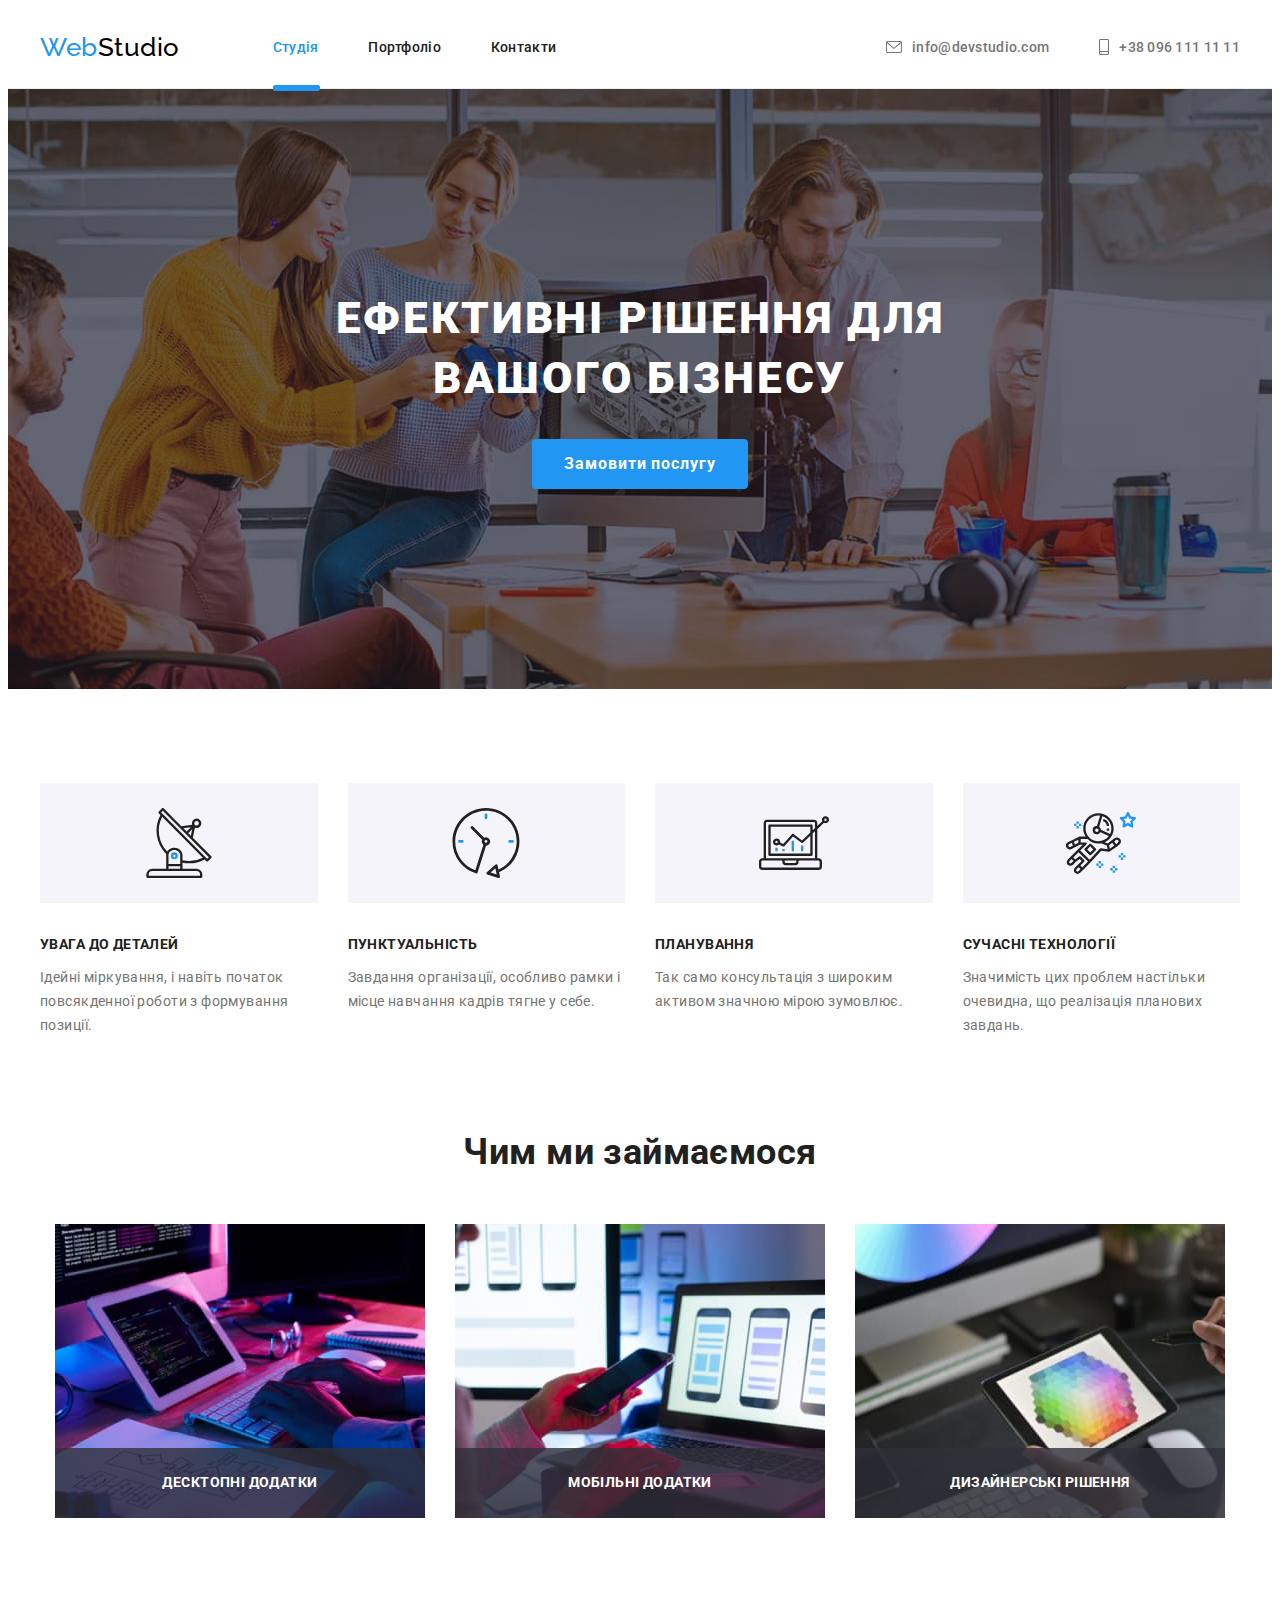
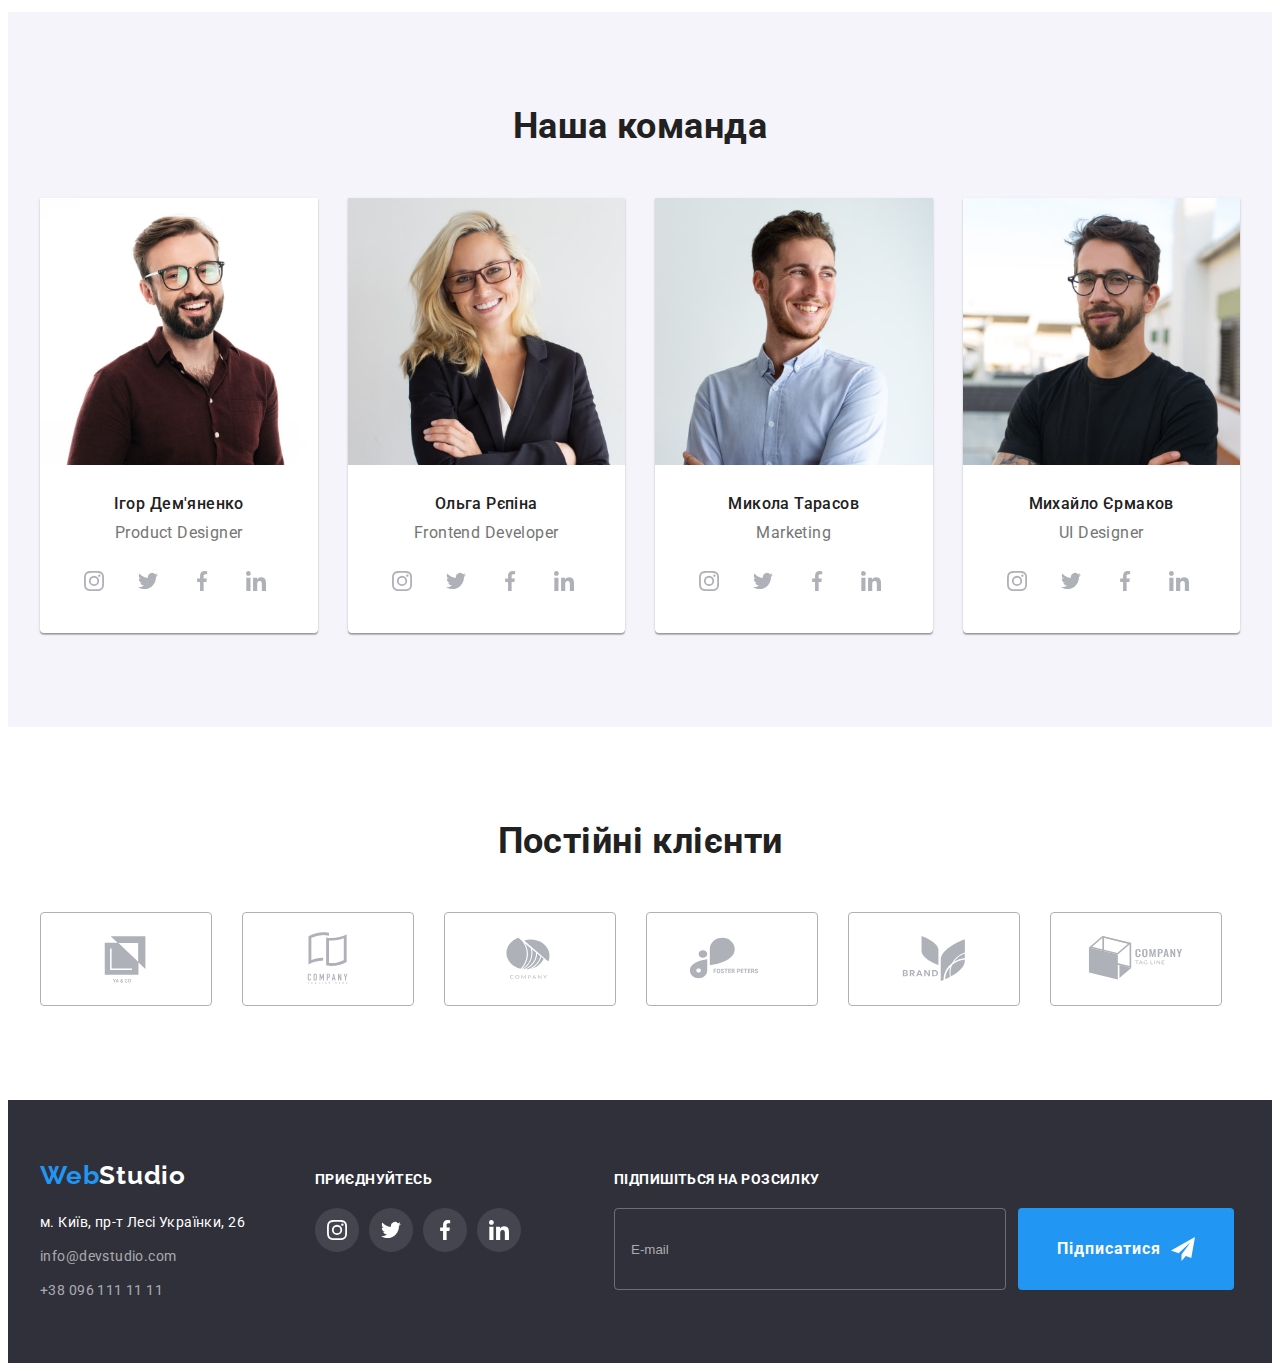
<file: index.html>
<!DOCTYPE html>
<html lang="uk">
	<head>
		<meta charset="UTF-8" />
		<meta http-equiv="X-UA-Compatible" content="IE=edge" />
		<meta name="viewport" content="width=device-width, initial-scale=1.0" />
		<title>Студія</title>
		<link rel="preconnect" href="https://fonts.googleapis.com" />
		<link rel="preconnect" href="https://fonts.gstatic.com" crossorigin />
		<link
			href="https://fonts.googleapis.com/css2?family=Raleway:wght@700&family=Roboto:wght@400;500;700;900&display=swap"
			rel="stylesheet"
		/>
		<link
			rel="stylesheet"
			href="https://cdnjs.cloudflare.com/ajax/libs/modern-normalize/1.1.0/modern-normalize.min.css"
			integrity="sha512-wpPYUAdjBVSE4KJnH1VR1HeZfpl1ub8YT/NKx4PuQ5NmX2tKuGu6U/JRp5y+Y8XG2tV+wKQpNHVUX03MfMFn9Q=="
			crossorigin="anonymous"
			referrerpolicy="no-referrer"
		/>
		<link rel="stylesheet" href="./css/style.css" />
	</head>
	<body>
		<header>
			<div class="container">
				<div class="main-header">
					<nav class="main-nav">
						<a class="logo" href="./index.html"
							>Web<span class="studio-general">Studio</span></a
						>
						<ul class="menu-navigation">
							<li>
								<a class="nav-link-active" href="./index.html"
									>Студія</a
								>
							</li>
							<li>
								<a class="nav-link" href="./portfolio.html"
									>Портфоліо</a
								>
							</li>
							<li><a class="nav-link" href="#">Контакти</a></li>
						</ul>
					</nav>
					<ul class="contact-info">
						<li>
							<a class="contact-mail" href="mailto:info@devstudio.com">
								<svg class="svg-mail" width="16" height="12">
									<use
										href="./images/icons/symbol-defs.svg#icon-header-1"
									></use>
								</svg>
								info@devstudio.com</a
							>
						</li>
						<li>
							<a class="contact-phone" href="tel:+380961111111"
								><svg class="svg-phone" width="10" height="16">
									<use
										href="./images/icons/symbol-defs.svg#icon-header-2"
									></use>
								</svg>
								+38 096 111 11 11</a
							>
						</li>
					</ul>
				</div>
			</div>
		</header>
		<main>
			<section class="hero section">
				<div class="container">
					<h1 class="hero-title">Ефективні рішення для вашого бізнесу</h1>
					<button type="button" class="general-button" data-modal-open>
						Замовити послугу
					</button>
				</div>
			</section>
			<section class="benefits-section">
				<div class="container">
					<h2 class="visually-hidden">Наші переваги</h2>
					<ul class="benefits-list">
						<li class="benefits-item antenna">
							<h3 class="subtitle">увага до деталей</h3>
							<p>
								Ідейні міркування, і навіть початок повсякденної роботи
								з формування позиції.
							</p>
						</li>
						<li class="benefits-item clock">
							<h3 class="subtitle">пунктуальність</h3>
							<p>
								Завдання організації, особливо рамки і місце навчання
								кадрів тягне у себе.
							</p>
						</li>
						<li class="benefits-item diagram">
							<h3 class="subtitle">планування</h3>
							<p>
								Так само консультація з широким активом значною мірою
								зумовлює.
							</p>
						</li>
						<li class="benefits-item astronaut">
							<h3 class="subtitle">сучасні технології</h3>
							<p>
								Значимість цих проблем настільки очевидна, що реалізація
								планових завдань.
							</p>
						</li>
					</ul>
				</div>
			</section>
			<section class="works-section">
				<div class="container">
					<h2 class="title">Чим ми займаємося</h2>
					<ul class="what-we-do-list">
						<li>
							<div class="thumb">
								<img
									src="./images/1.jpeg"
									alt="людина пише код"
									width="370"
									height="294"/>
								<div class="what-we-do-about"><p>десктопні додатки</p>
							</div>
						</li>
						<li>
							<div class="thumb">
								<img
									src="./images/2.jpeg"
									alt="людина розробляє інтерфейс"
									width="370"
									height="294"/>
								<div class="what-we-do-about"><p>мобільні додатки</p>
								</div>
							</div>
						</li>
						<li>
							<div class="thumb">
								<img
									src="./images/3.jpeg"
									alt="людина підбирає колір"
									width="370"
									height="294"/>
								<div class="what-we-do-about"><p>дизайнерські рішення</p></div>
							</div>
						</li>
					</ul>
				</div>
			</section>
			<section class="about-team-section">
				<div class="container">
					<h2 class="title">Наша команда</h2>
					<ul class="about-team-list">
						<li class="teammate-card">
							<img
								class="team-img"
								src="./images/command/1.jpeg"
								alt="Ігор Дем'яненко"
								width="270"
								height="260"
							/>
							<h3 class="teammate-name">Ігор Дем'яненко</h3>
							<p>Product Designer</p>
							<ul class="social-links">
								<li>
									<a href="#" class="social-link">
										<svg class="svg-instagram" width="20" height="20">
											<use
												href="./images/icons/symbol-defs.svg#icon-instagram"
											></use>
										</svg>
									</a>
								</li>
								<li>
									<a href="#" class="social-link">
										<svg class="svg-instagram" width="20" height="20">
											<use
												href="./images/icons/symbol-defs.svg#icon-twitter"
											></use>
										</svg>
									</a>
								</li>
								<li>
									<a href="#" class="social-link"
										><svg
											class="svg-instagram"
											width="20"
											height="20">
											<use
												href="./images/icons/symbol-defs.svg#icon-facebook"
											></use>
										</svg>
									</a>
								</li>
								<li>
									<a href="#" class="social-link"
										><svg
											class="svg-instagram"
											width="20"
											height="20">
											<use
												href="./images/icons/symbol-defs.svg#icon-linkedin"
											></use>
										</svg>
									</a>
								</li>
							</ul>
						</li>
						<li class="teammate-card">
							<img
								class="team-img"
								src="./images/command/2.jpeg"
								alt="Ольга Рєпіна"
								width="270"
								height="260"/>
							<h3 class="teammate-name">Ольга Рєпіна</h3>
							<p>Frontend Developer</p>
							<ul class="social-links">
								<li>
									<a href="#" class="social-link">
										<svg class="svg-instagram" width="20" height="20">
											<use
												href="./images/icons/symbol-defs.svg#icon-instagram"></use>
										</svg>
									</a>
								</li>
								<li>
									<a href="#" class="social-link">
										<svg class="svg-instagram" width="20" height="20">
											<use
												href="./images/icons/symbol-defs.svg#icon-twitter"
											></use>
										</svg>
									</a>
								</li>
								<li>
									<a href="#" class="social-link"
										><svg
											class="svg-instagram"
											width="20"
											height="20"
										>
											<use
												href="./images/icons/symbol-defs.svg#icon-facebook"
											></use>
										</svg>
									</a>
								</li>
								<li>
									<a href="#" class="social-link"
										><svg
											class="svg-instagram"
											width="20"
											height="20"
										>
											<use
												href="./images/icons/symbol-defs.svg#icon-linkedin"
											></use>
										</svg>
									</a>
								</li>
							</ul>
						</li>
						<li class="teammate-card">
							<img
								class="team-img"
								src="./images/command/3.jpeg"
								alt="Микола Тарасов"
								width="270"
								height="260"
							/>

							<h3 class="teammate-name">Микола Тарасов</h3>
							<p>Marketing</p>
							<ul class="social-links">
								<li>
									<a href="#" class="social-link">
										<svg class="svg-instagram" width="20" height="20">
											<use
												href="./images/icons/symbol-defs.svg#icon-instagram"
											></use>
										</svg>
									</a>
								</li>
								<li>
									<a href="#" class="social-link">
										<svg class="svg-instagram" width="20" height="20">
											<use
												href="./images/icons/symbol-defs.svg#icon-twitter"
											></use>
										</svg>
									</a>
								</li>
								<li>
									<a href="#" class="social-link"
										><svg
											class="svg-instagram"
											width="20"
											height="20"
										>
											<use
												href="./images/icons/symbol-defs.svg#icon-facebook"
											></use>
										</svg>
									</a>
								</li>
								<li>
									<a href="#" class="social-link"
										><svg
											class="svg-instagram"
											width="20"
											height="20"
										>
											<use
												href="./images/icons/symbol-defs.svg#icon-linkedin"
											></use>
										</svg>
									</a>
								</li>
							</ul>
						</li>
						<li class="teammate-card">
							<img
								class="team-img"
								src="./images/command/4.jpeg"
								alt=""
								width="270"
								height="260"
							/>

							<h3 class="teammate-name">Михайло Єрмаков</h3>
							<p>UI Designer</p>
							<ul class="social-links">
								<li>
									<a href="#" class="social-link">
										<svg class="svg-instagram" width="20" height="20">
											<use
												href="./images/icons/symbol-defs.svg#icon-instagram"
											></use>
										</svg>
									</a>
								</li>
								<li>
									<a href="#" class="social-link">
										<svg class="svg-instagram" width="20" height="20">
											<use
												href="./images/icons/symbol-defs.svg#icon-twitter"
											></use>
										</svg>
									</a>
								</li>
								<li>
									<a href="#" class="social-link"
										><svg
											class="svg-instagram"
											width="20"
											height="20"
										>
											<use
												href="./images/icons/symbol-defs.svg#icon-facebook"
											></use>
										</svg>
									</a>
								</li>
								<li>
									<a href="#" class="social-link"
										><svg
											class="svg-instagram"
											width="20"
											height="20"
										>
											<use
												href="./images/icons/symbol-defs.svg#icon-linkedin"
											></use>
										</svg>
									</a>
								</li>
							</ul>
						</li>
					</ul>
				</div>
			</section>
			<section class="clients">
				<div class="container clients-container">
					<h2 class="title">Постійні клієнти</h2>
					<ul class="clients-cards">
						<li>
							<a href="#" class="clients-icon">
								<svg class="logo" width="106" height="60">
									<use
										href="./images/icons/symbol-defs.svg#icon-logo1"
									></use>
								</svg>
							</a>
						</li>
						<li>
							<a href="#" class="clients-icon">
								<svg class="logo" width="106" height="60">
									<use
										href="./images/icons/symbol-defs.svg#icon-logo2"
									></use>
								</svg>
							</a>
						</li>
						<li>
							<a href="#" class="clients-icon">
								<svg class="logo" width="106" height="60">
									<use
										href="./images/icons/symbol-defs.svg#icon-logo3"
									></use>
								</svg>
							</a>
						</li>
						<li>
							<a href="#" class="clients-icon">
								<svg class="logo" width="106" height="60">
									<use
										href="./images/icons/symbol-defs.svg#icon-logo4"
									></use>
								</svg>
							</a>
						</li>
						<li>
							<a href="#" class="clients-icon">
								<svg class="logo" width="106" height="60">
									<use
										href="./images/icons/symbol-defs.svg#icon-logo5"
									></use>
								</svg>
							</a>
						</li>
						<li>
							<a href="#" class="clients-icon">
								<svg class="logo" width="106" height="60">
									<use
										href="./images/icons/symbol-defs.svg#icon-logo6"
									></use>
								</svg>
							</a>
						</li>
					</ul>
				</div>
			</section>
		</main>
		<footer>
			<div class="container footer">
				<div class="footer-second-group">
					<div class="info-footer">
						<a class="logo logo-footer" href="./index.html"
							>Web<span class="studio-footer">Studio</span></a
						>
						<address class="address">
							<ul class="contact-info-footer">
								<li class="contact-item-footer">
									<a
										class="location"
										href="https://goo.gl/maps/bZhYyXo8PXMfvwNZ9"
										target="_blank"
										rel="noopener noreferrer"
										>м. Київ, пр-т Лесі Українки, 26</a
									>
								</li>
								<li class="contact-item-footer">
									<a
										class="contact-footer footer-mail"
										href="mailto:info@devstudio.com"
										>info@devstudio.com</a
									>
								</li>
								<li class="contact-item-footer">
									<a class="contact-footer" href="tel:+380961111111"
										>+38 096 111 11 11</a
									>
								</li>
							</ul>
						</address>
					</div>
					<div class="join-us-section">
						<h2 class="join-us-title">приєднуйтесь</h2>
						<ul class="social-links-footer">
							<li>
								<a href="#" class="social-link-footer">
									<svg class="svg-footer" width="20" height="20">
										<use
											href="./images/icons/symbol-defs.svg#icon-instagram"
										></use>
									</svg>
								</a>
							</li>
							<li>
								<a href="#" class="social-link-footer">
									<svg class="svg-footer" width="20" height="20">
										<use
											href="./images/icons/symbol-defs.svg#icon-twitter"
										></use>
									</svg>
								</a>
							</li>
							<li>
								<a href="#" class="social-link-footer"
									><svg class="svg-footer" width="20" height="20">
										<use
											href="./images/icons/symbol-defs.svg#icon-facebook"
										></use>
									</svg>
								</a>
							</li>
							<li>
								<a href="#" class="social-link-footer"
									><svg class="svg-footer" width="20" height="20">
										<use
											href="./images/icons/symbol-defs.svg#icon-linkedin"
										></use>
									</svg>
								</a>
							</li>
						</ul>
					</div>
				</div>

				<form>
					<div class="form-wrapper">
						<label for="sub" class="sub-label">Підпишіться на розсилку</label>
						<div class="input-wrapper-sub">
							<input type="email" name="email-sub" id="sub" class="sub-input" placeholder="E-mail">
							<button class="general-button sub-button" type="submit">Підписатися
							<svg class="sub-icon" width="24" height="24">
								<use href="./images/icons/symbol-defs.svg#icon-icon-send"></use>
							</svg>
							</button>
						</div>
					</div>
				</form>
			</div>
		</footer>
		<div class="backdrop is-hidden" data-modal>
			<div class="modal">
				<button type="button" class="modal-button" data-modal-close>
					<svg class="modal-esc-symbol" width="18" height="18">
						<use href="./images/icons/icomoon1/symbol-defs.svg#icon-cross"></use>
					</svg>
				</button>
				<form class="modal-form" name="user-form">
					<h2>Залиште свої дані, ми вам передзвонимо</h2>
					<div class="modal-field">
						<label for="user-name" class="modal-label">Ім'я</label>
						<div class="input-wrapper">
							<input type="text" class="modal-input" name="name" id="user-name"/>
							<svg class="input-icon" width="18" height="18">
								<use
									href="./images/icons/symbol-defs.svg#icon-modal-person"
								></use>
							</svg>
						</div>
					</div>

					<div class="modal-field">
						<label for="user-tel" class="modal-label">Телефон</label>
						<div class="input-wrapper">
							<input type="tel" class="modal-input" name="tel" id="user-tel"/>
							<svg class="input-icon" width="18" height="18">
									<use
										href="./images/icons/symbol-defs.svg#icon-modal-phone"
									></use>
								</svg>
						</div>
					</div>

					<div class="modal-field">
						<label for="user-email" class="modal-label">Пошта</label>
						<div class="input-wrapper">
							<input type="email" class="modal-input" name="email" id="user-email"/>
							<svg class="input-icon" width="18" height="18">
										<use
											href="./images/icons/symbol-defs.svg#icon-modal-email"
										></use>
									</svg>
						</div>
					</div>

					<div class="modal-field">
						<label for="user-comment" class="modal-label">Коментар</label>
						<textarea class="modal-input modal-comment" name="commet" id="user-comment" placeholder="Введіть текст" ></textarea>
					</div>

					<div class="checkbox-wrapper">
						<input type="checkbox" name="modal-accept-input" id="modal-check" class="check-input visually-hidden" value="true">
	
						<label for="modal-check" class="check-label">Погоджуюся з розсилкою та приймаю <a href="#">Умови договору</a></label>
					</div>

					<button type="submit" class="general-button submit-button">Відправити</button>
				</form>
			</div>
		</div>
		<script src="./js/modal.js"></script>
	</body>
</html>
</file>
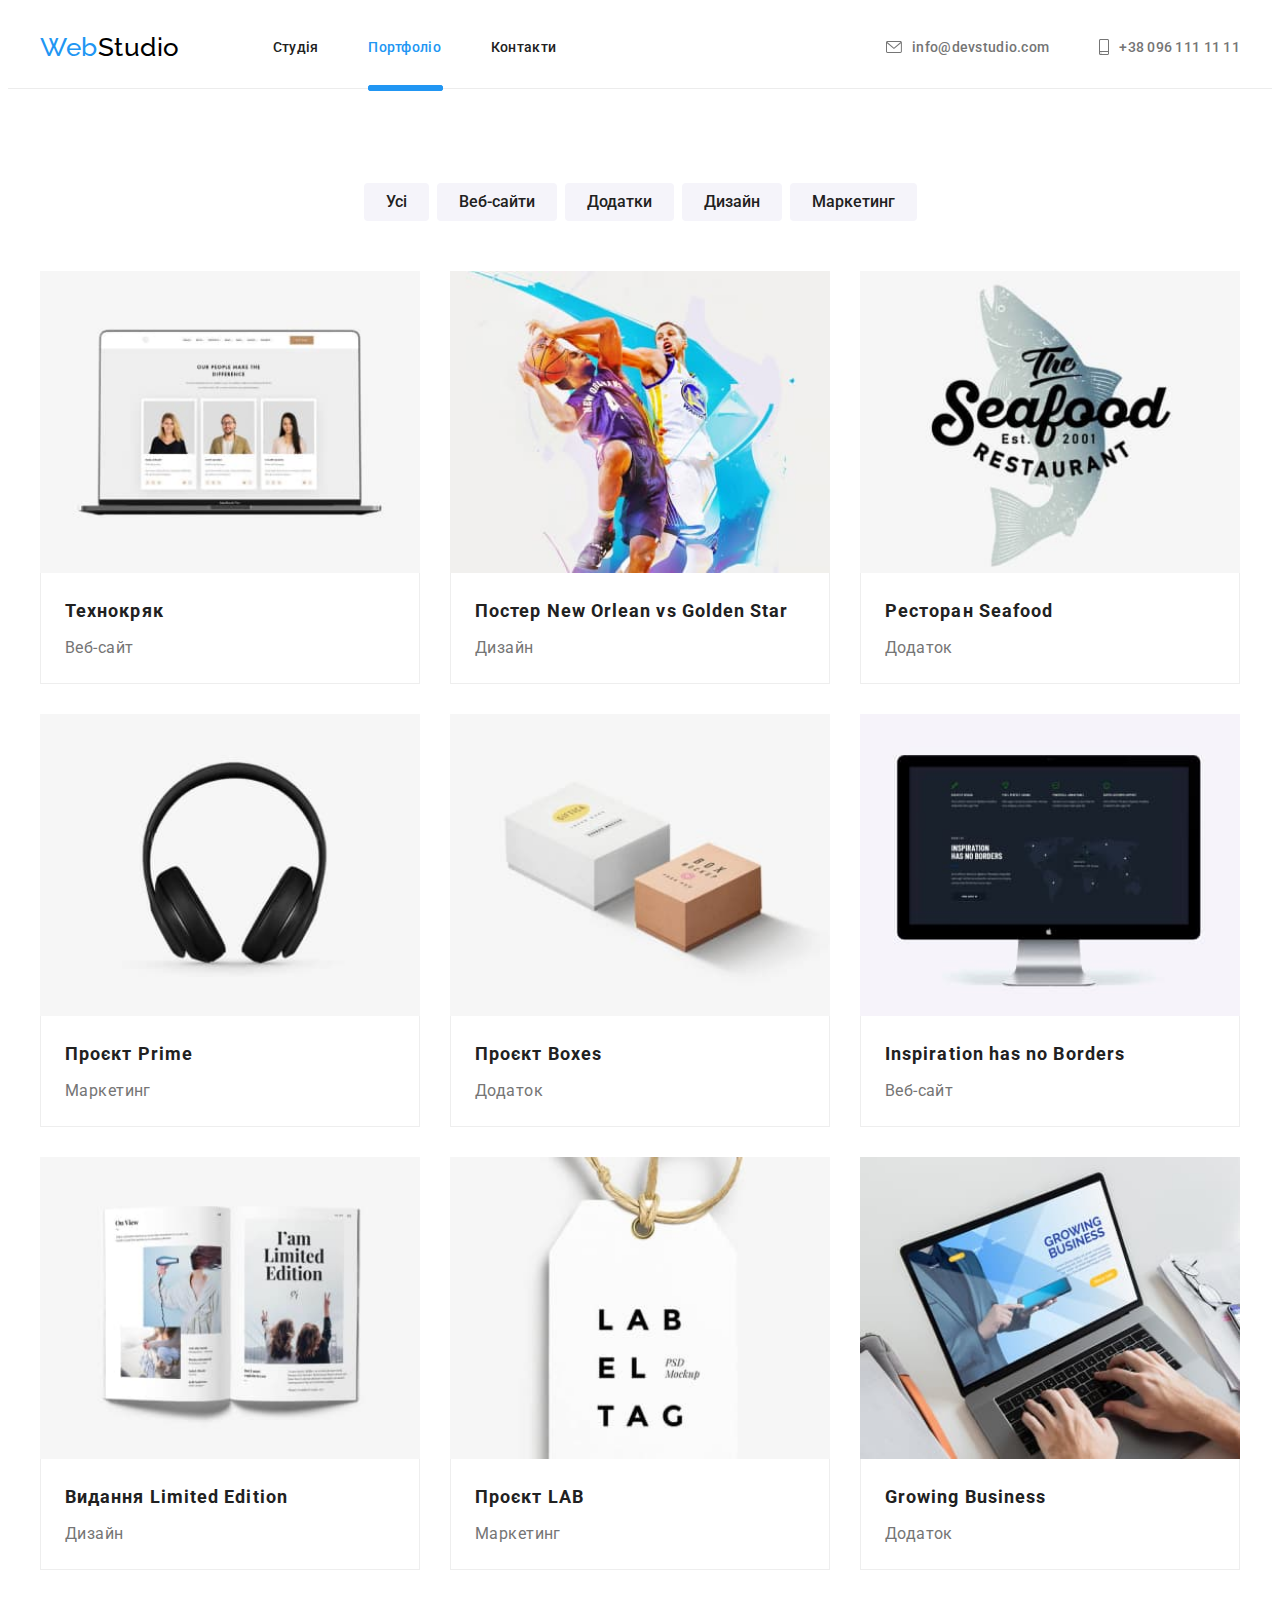
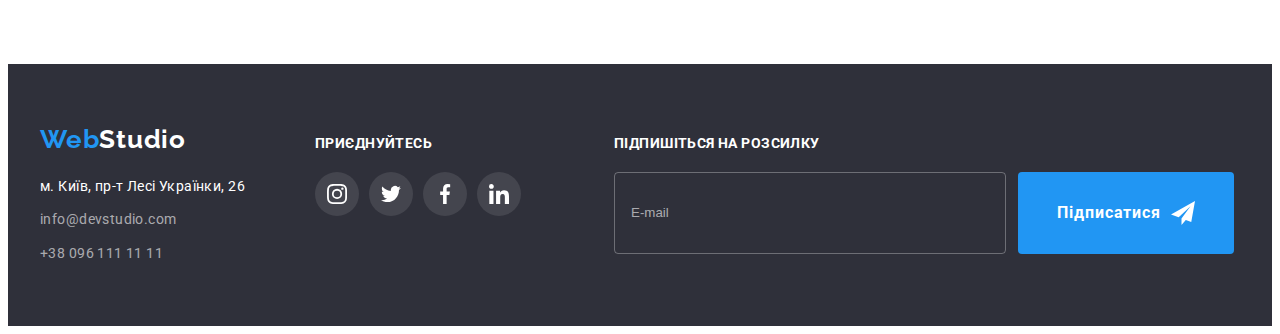
<file: portfolio.html>
<!DOCTYPE html>
<html lang="uk">
	<meta charset="UTF-8" />
		<meta http-equiv="X-UA-Compatible" content="IE=edge" />
		<meta name="viewport" content="width=device-width, initial-scale=1.0" />
		<title>Портфоліо</title>
		<link rel="preconnect" href="https://fonts.googleapis.com" />
		<link rel="preconnect" href="https://fonts.gstatic.com" crossorigin />
		<link
			href="https://fonts.googleapis.com/css2?family=Raleway:wght@700&family=Roboto:wght@400;500;700;900&display=swap"
			rel="stylesheet"
		/>
		<link
			rel="stylesheet"
			href="https://cdnjs.cloudflare.com/ajax/libs/modern-normalize/1.1.0/modern-normalize.min.css"
			integrity="sha512-wpPYUAdjBVSE4KJnH1VR1HeZfpl1ub8YT/NKx4PuQ5NmX2tKuGu6U/JRp5y+Y8XG2tV+wKQpNHVUX03MfMFn9Q=="
			crossorigin="anonymous"
			referrerpolicy="no-referrer"
		/>
		<link rel="stylesheet" href="./css/style.css" />
	</head>
	<body>
		<header>
			<div class="container">
				<div class="main-header">
					<nav class="main-nav">
						<a class="logo" href="./index.html"
							>Web<span class="studio-general">Studio</span></a
						>
						<ul class="menu-navigation">
							<li>
								<a class="nav-link" href="./index.html"
									>Студія</a
								>
							</li>
							<li>
								<a class="nav-link-active" href="./portfolio.html"
									>Портфоліо</a
								>
							</li>
							<li><a class="nav-link" href="#">Контакти</a></li>
						</ul>
					</nav>
					<ul class="contact-info">
						<li>
							<a class="contact-mail" href="mailto:info@devstudio.com">
								<svg class="svg-mail" width="16" height="12">
									<use
										href="./images/icons/symbol-defs.svg#icon-header-1"
									></use>
								</svg>
								info@devstudio.com</a
							>
						</li>
						<li>
							<a class="contact-phone" href="tel:+380961111111"
								><svg class="svg-phone" width="10" height="16">
									<use
										href="./images/icons/symbol-defs.svg#icon-header-2"
									></use>
								</svg>
								+38 096 111 11 11</a
							>
						</li>
					</ul>
				</div>
			</div>
		</header>
		<main>
			<section class="portfolio-section">
				<div class="container">
					<h1 class="visually-hidden">Портфоліо</h1>
						<ul class="filters">
							<li><button class="button-filter">Усі</button></li>
							<li><button class="button-filter">Веб-сайти</button></li>
							<li><button class="button-filter">Додатки</button></li>
							<li><button class="button-filter">Дизайн</button></li>
							<li><button class="button-filter">Маркетинг</button></li>
						</ul>
					<ul class="examples">
						<li class="examples-item">
							<a class="examples-item-link" href="#">
								<div class="examples-tumb">
									<img src="./images/portfolio/1.jpeg" alt="web site" width="370" height="294" class="examples-img"/>
								<div class="examples-overlay">	<p class="examples-overlay-text">Ресурс пропонує комплексні пропозиції з різним рівнем функціоналу та сервісів. Все це дозволить відвідувачу отримати вичерпні відомості про компанію чи приватну особу.</p></div>
								</div>
								<div class="examples-item-about">
									<h2 class="examples-title">Технокряк</h2>
									<p>Веб-сайт</p>
								</div>
							</a>
						</li>
						<li class="examples-item">
							<a class="examples-item-link" href="#">
								<div class="examples-tumb"><img src="./images/portfolio/2.jpeg" alt="poster" width="370" height="294" class="examples-img"
									><div class="examples-overlay">	<p class="examples-overlay-text">Ресурс пропонує комплексні пропозиції з різним рівнем функціоналу та сервісів. Все це дозволить відвідувачу отримати вичерпні відомості про компанію чи приватну особу.</p></div></div>
								<div class="examples-item-about">
									<h2 class="examples-title">	Постер New Orlean vs Golden Star</h2>
									<p>Дизайн</p>
								</div>
							</a>
						</li>
						<li class="examples-item">
							<a class="examples-item-link" href="#">
								<div class="examples-tumb"><img src="./images/portfolio/3.jpeg" alt="application" width="370" height="294" class="examples-img"/>
								<div class="examples-overlay">	<p class="examples-overlay-text">Ресурс пропонує комплексні пропозиції з різним рівнем функціоналу та сервісів. Все це дозволить відвідувачу отримати вичерпні відомості про компанію чи приватну особу.</p></div>
								</div>
								<div class="examples-item-about">
									<h2 class="examples-title">Ресторан Seafood</h2>
									<p>Додаток</p>
								</div>
							</a>
						</li>
						<li class="examples-item">
							<a class="examples-item-link" href="#">
								<div class="examples-tumb"><img src="./images/portfolio/4.jpeg" alt="headphones" width="370" height="294" class="examples-img"/>
								<div class="examples-overlay">	<p class="examples-overlay-text">Ресурс пропонує комплексні пропозиції з різним рівнем функціоналу та сервісів. Все це дозволить відвідувачу отримати вичерпні відомості про компанію чи приватну особу.</p></div>
								</div>
								<div class="examples-item-about">
									<h2 class="examples-title">Проєкт Prime
									</h2>
									<p>Маркетинг</p>
								</div>
								</a>
						</li>
						<li class="examples-item">
								<a class="examples-item-link" href="#">
								<div class="examples-tumb">
									<img src="./images/portfolio/5.jpeg" alt="boxes" width="370" height="294" class="examples-img"/>
								<div class="examples-overlay">	<p class="examples-overlay-text">Ресурс пропонує комплексні пропозиції з різним рівнем функціоналу та сервісів. Все це дозволить відвідувачу отримати вичерпні відомості про компанію чи приватну особу.</p></div>
							</div>
								<div class="examples-item-about">
									<h2 class="examples-title">Проєкт Boxes
									</h2>
									<p>Додаток</p>
								</div>
							</a>
						</li>
						<li class="examples-item">
							<a class="examples-item-link" href="#">
								<div class="examples-tumb"><img src="./images/portfolio/6.jpeg" alt="computer" width="370" height="294" class="examples-img"/>
								<div class="examples-overlay">	<p class="examples-overlay-text">Ресурс пропонує комплексні пропозиції з різним рівнем функціоналу та сервісів. Все це дозволить відвідувачу отримати вичерпні відомості про компанію чи приватну особу.</p></div>
								</div>
						<div class="examples-item-about">
							<h2 class="examples-title">Inspiration has no Borders
							</h2>
							<p>Веб-сайт</p>
						</div>
						</a>
						</li>
						<li class="examples-item">
							<a class="examples-item-link" href="#">
								<div class="examples-tumb"><img src="./images/portfolio/7.jpeg" alt="book" width="370" height="294" class="examples-img"/>
								<div class="examples-overlay">	<p class="examples-overlay-text">Ресурс пропонує комплексні пропозиції з різним рівнем функціоналу та сервісів. Все це дозволить відвідувачу отримати вичерпні відомості про компанію чи приватну особу.</p></div>
								</div>
						<div class="examples-item-about">
							<h2 class="examples-title">Видання Limited Edition
							</h2>
							<p>Дизайн</p>
						</div>
							</a>
						</li>
						<li class="examples-item">
							<a class="examples-item-link" href="#">
								<div class="examples-tumb"><img src="./images/portfolio/8.jpeg" alt="label" width="370" height="294" class="examples-img"/>
								<div class="examples-overlay">	<p class="examples-overlay-text">Ресурс пропонує комплексні пропозиції з різним рівнем функціоналу та сервісів. Все це дозволить відвідувачу отримати вичерпні відомості про компанію чи приватну особу.</p></div>
								</div>
						<div class="examples-item-about">
							<h2 class="examples-title">Проєкт LAB
							</h2>
							<p>Маркетинг</p>
						</div>
							</a>
						</li>
						<li class="examples-item">
							<a class="examples-item-link" href="#">
								<div class="examples-tumb"><img src="./images/portfolio/9.jpeg" alt="laptoop" width="370" height="294" class="examples-img"/>
								<div class="examples-overlay">	<p class="examples-overlay-text">Ресурс пропонує комплексні пропозиції з різним рівнем функціоналу та сервісів. Все це дозволить відвідувачу отримати вичерпні відомості про компанію чи приватну особу.</p></div>
								</div>
						<div class="examples-item-about">
							<h2 class="examples-title">Growing Business
							</h2>
							<p>Додаток</p>
						</div>
							</a>
						</li>
					</ul>
				</div>
			</section>
		</main>
		<footer>
			<div class="container footer">
				<div class="footer-second-group">
					<div class="info-footer">
						<a class="logo logo-footer" href="./index.html"
							>Web<span class="studio-footer">Studio</span></a
						>
						<address class="address">
							<ul class="contact-info-footer">
								<li class="contact-item-footer">
									<a
										class="location"
										href="https://goo.gl/maps/bZhYyXo8PXMfvwNZ9"
										target="_blank"
										rel="noopener noreferrer"
										>м. Київ, пр-т Лесі Українки, 26</a
									>
								</li>
								<li class="contact-item-footer">
									<a
										class="contact-footer footer-mail"
										href="mailto:info@devstudio.com"
										>info@devstudio.com</a
									>
								</li>
								<li class="contact-item-footer">
									<a class="contact-footer" href="tel:+380961111111"
										>+38 096 111 11 11</a
									>
								</li>
							</ul>
						</address>
					</div>
					<div class="join-us-section">
						<h2 class="join-us-title">приєднуйтесь</h2>
						<ul class="social-links-footer">
							<li>
								<a href="#" class="social-link-footer">
									<svg class="svg-footer" width="20" height="20">
										<use
											href="./images/icons/symbol-defs.svg#icon-instagram"
										></use>
									</svg>
								</a>
							</li>
							<li>
								<a href="#" class="social-link-footer">
									<svg class="svg-footer" width="20" height="20">
										<use
											href="./images/icons/symbol-defs.svg#icon-twitter"
										></use>
									</svg>
								</a>
							</li>
							<li>
								<a href="#" class="social-link-footer"
									><svg class="svg-footer" width="20" height="20">
										<use
											href="./images/icons/symbol-defs.svg#icon-facebook"
										></use>
									</svg>
								</a>
							</li>
							<li>
								<a href="#" class="social-link-footer"
									><svg class="svg-footer" width="20" height="20">
										<use
											href="./images/icons/symbol-defs.svg#icon-linkedin"
										></use>
									</svg>
								</a>
							</li>
						</ul>
					</div>
				</div>
				<form>
					<div class="form-wrapper">
						<label for="sub" class="sub-label">Підпишіться на розсилку</label>
						<div class="input-wrapper-sub">
							<input type="email" name="email-sub" id="sub" class="sub-input" placeholder="E-mail">
							<button class="general-button sub-button" type="submit">Підписатися
							<svg class="sub-icon" width="24" height="24">
								<use href="./images/icons/symbol-defs.svg#icon-icon-send"></use>
							</svg>
							</button>
						</div>
					</div>
				</for>
			</div>
		</footer>
	</body>
</html>
</file>
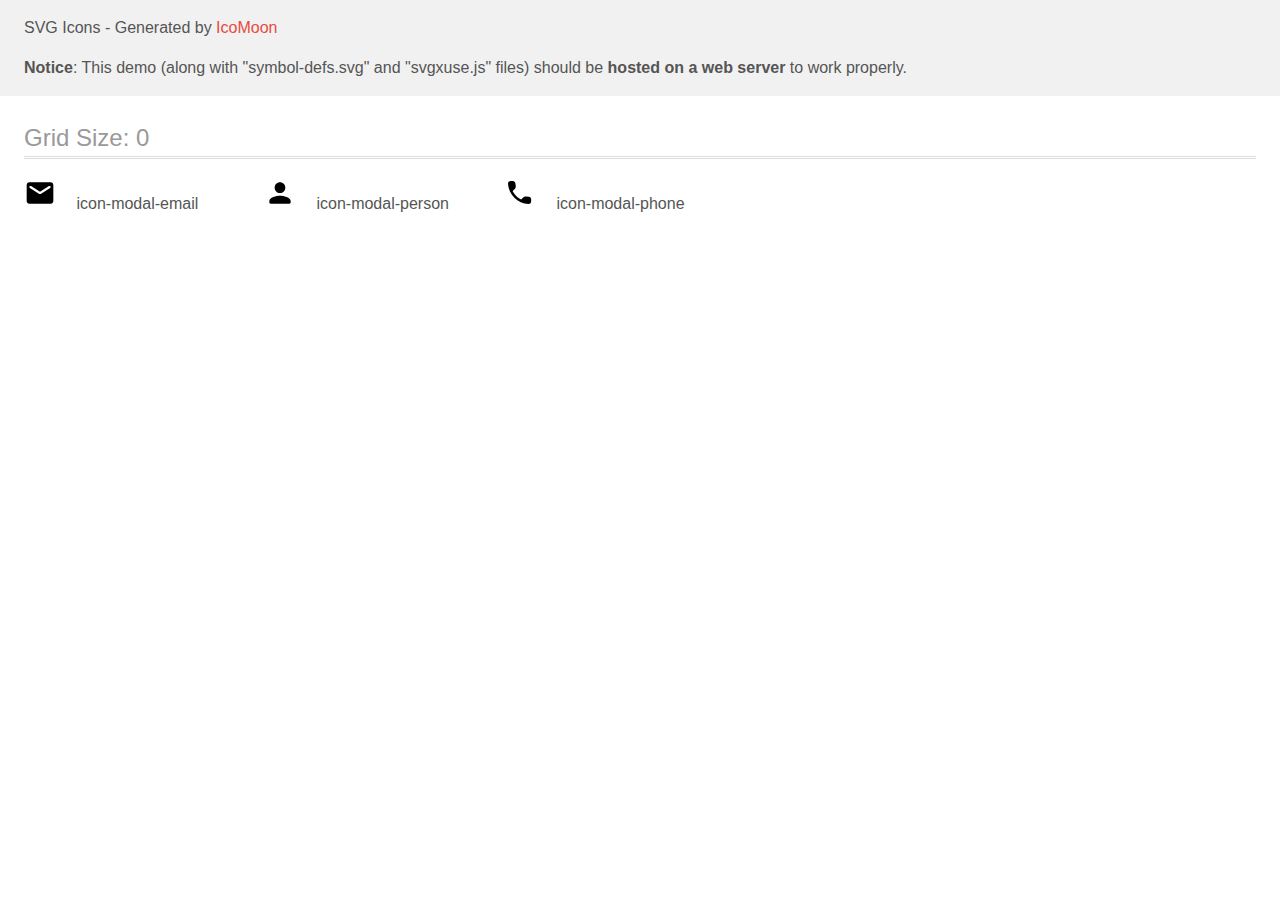
<file: images/icons/icomoon modal/demo-external-svg.html>
<!doctype html>
<html>
<head>
    <title>IcoMoon - SVG Icons</title>
    <meta charset="utf-8">
    <meta name="viewport" content="width=device-width, initial-scale=1">
    <link rel="stylesheet" href="demo-files/demo.css">
    <link rel="stylesheet" href="style.css">
</head>
<body>
<header class="bgc1 clearfix">
<div class="mhl">
    <p>SVG Icons - Generated by <a href="https://icomoon.io/app">IcoMoon</a></p><p><strong>Notice</strong>: This demo (along with "symbol-defs.svg" and "svgxuse.js" files) should be <b>hosted on a web server</b> to work properly.</p>
</div>
</header>
    <div class="clearfix mhl ptl">
        <h1 class="mvm mtn fgc1">Grid Size: 0</h1>
        <div class="glyph fs1">
            <div class="clearfix pbs">
                <svg class="icon icon-modal-email"><use xlink:href="symbol-defs.svg#icon-modal-email"></use></svg><span class="name"> icon-modal-email</span>
            </div>
        </div>
        <div class="glyph fs1">
            <div class="clearfix pbs">
                <svg class="icon icon-modal-person"><use xlink:href="symbol-defs.svg#icon-modal-person"></use></svg><span class="name"> icon-modal-person</span>
            </div>
        </div>
        <div class="glyph fs1">
            <div class="clearfix pbs">
                <svg class="icon icon-modal-phone"><use xlink:href="symbol-defs.svg#icon-modal-phone"></use></svg><span class="name"> icon-modal-phone</span>
            </div>
        </div>
  </div>
<script defer src="svgxuse.js"></script>
</body>
</html>
</file>
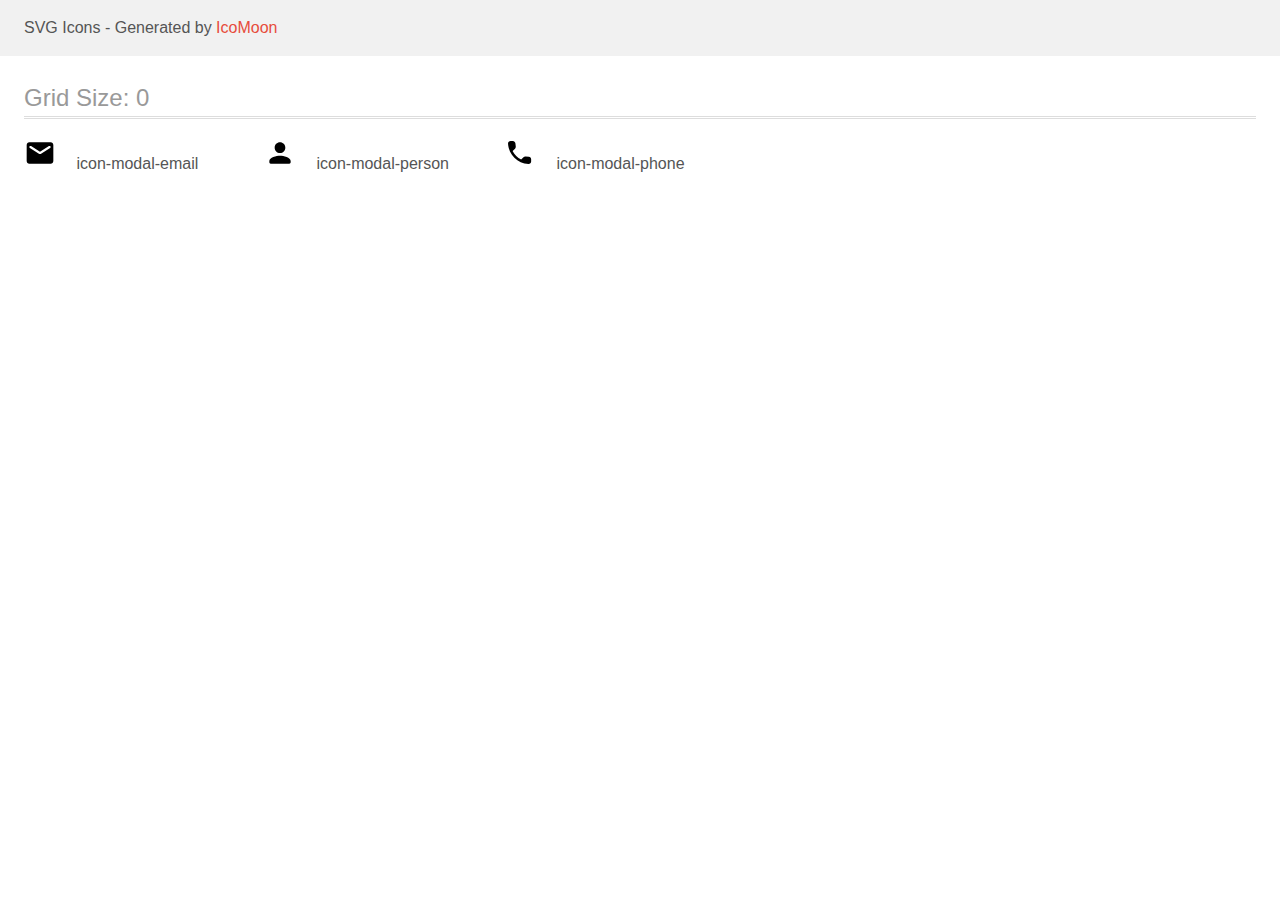
<file: images/icons/icomoon modal/demo.html>
<!doctype html>
<html>
<head>
    <title>IcoMoon - SVG Icons</title>
    <meta charset="utf-8">
    <meta name="viewport" content="width=device-width, initial-scale=1">
    <link rel="stylesheet" href="demo-files/demo.css">
    <link rel="stylesheet" href="style.css">
</head>
<body>
<svg aria-hidden="true" style="position: absolute; width: 0; height: 0; overflow: hidden;" version="1.1" xmlns="http://www.w3.org/2000/svg" xmlns:xlink="http://www.w3.org/1999/xlink">
<defs>
<symbol id="icon-modal-email" viewBox="0 0 32 32">
<path d="M26.667 5.333h-21.333c-1.467 0-2.652 1.2-2.652 2.667l-0.014 16c0 1.467 1.2 2.667 2.667 2.667h21.333c1.467 0 2.667-1.2 2.667-2.667v-16c0-1.467-1.2-2.667-2.667-2.667zM26.133 11.001l-9.426 5.892c-0.201 0.126-0.446 0.2-0.708 0.2s-0.506-0.075-0.713-0.204l0.006 0.003-9.426-5.892c-0.336-0.201-0.557-0.562-0.557-0.975 0-0.625 0.507-1.132 1.132-1.132 0.233 0 0.449 0.070 0.629 0.19l-0.004-0.003 8.933 5.586 8.933-5.588c0.176-0.118 0.392-0.188 0.624-0.188 0.625 0 1.132 0.507 1.132 1.132 0 0.413-0.221 0.775-0.552 0.972l-0.005 0.003z"></path>
</symbol>
<symbol id="icon-modal-person" viewBox="0 0 32 32">
<path d="M16 16c2.947 0 5.333-2.387 5.333-5.333s-2.387-5.333-5.333-5.333c-2.947 0-5.333 2.387-5.333 5.333s2.387 5.333 5.333 5.333zM16 18.667c-3.56 0-10.667 1.787-10.667 5.333v1.333c0 0.733 0.6 1.333 1.333 1.333h18.667c0.733 0 1.333-0.6 1.333-1.333v-1.333c0-3.547-7.107-5.333-10.667-5.333z"></path>
</symbol>
<symbol id="icon-modal-phone" viewBox="0 0 32 32">
<path d="M24.882 19.774l-3.268-0.373c-0.090-0.011-0.194-0.018-0.3-0.018-0.707 0-1.347 0.287-1.81 0.75l-2.368 2.368c-3.669-1.894-6.585-4.81-8.427-8.372l-0.051-0.108 2.382-2.377c0.463-0.463 0.75-1.103 0.75-1.81 0-0.106-0.006-0.21-0.019-0.312l0.001 0.012-0.373-3.243c-0.155-1.287-1.24-2.276-2.557-2.276-0.001 0-0.002 0-0.003 0h-2.226c-1.454 0-2.663 1.209-2.574 2.661 0.683 10.987 9.47 19.762 20.444 20.444 1.452 0.089 2.663-1.12 2.663-2.574v-2.226c0-0.004 0-0.008 0-0.012 0-1.308-0.985-2.386-2.253-2.532l-0.012-0.001z"></path>
</symbol>
</defs>
</svg>

<header class="bgc1 clearfix">
<div class="mhl">
    <p>SVG Icons - Generated by <a href="https://icomoon.io/app">IcoMoon</a></p>
</div>
</header>
    <div class="clearfix mhl ptl">
        <h1 class="mvm mtn fgc1">Grid Size: 0</h1>
        <div class="glyph fs1">
            <div class="clearfix pbs">
                <svg class="icon icon-modal-email"><use xlink:href="#icon-modal-email"></use></svg><span class="name"> icon-modal-email</span>
            </div>
        </div>
        <div class="glyph fs1">
            <div class="clearfix pbs">
                <svg class="icon icon-modal-person"><use xlink:href="#icon-modal-person"></use></svg><span class="name"> icon-modal-person</span>
            </div>
        </div>
        <div class="glyph fs1">
            <div class="clearfix pbs">
                <svg class="icon icon-modal-phone"><use xlink:href="#icon-modal-phone"></use></svg><span class="name"> icon-modal-phone</span>
            </div>
        </div>
  </div>
<script defer src="svgxuse.js"></script>
</body>
</html>
</file>
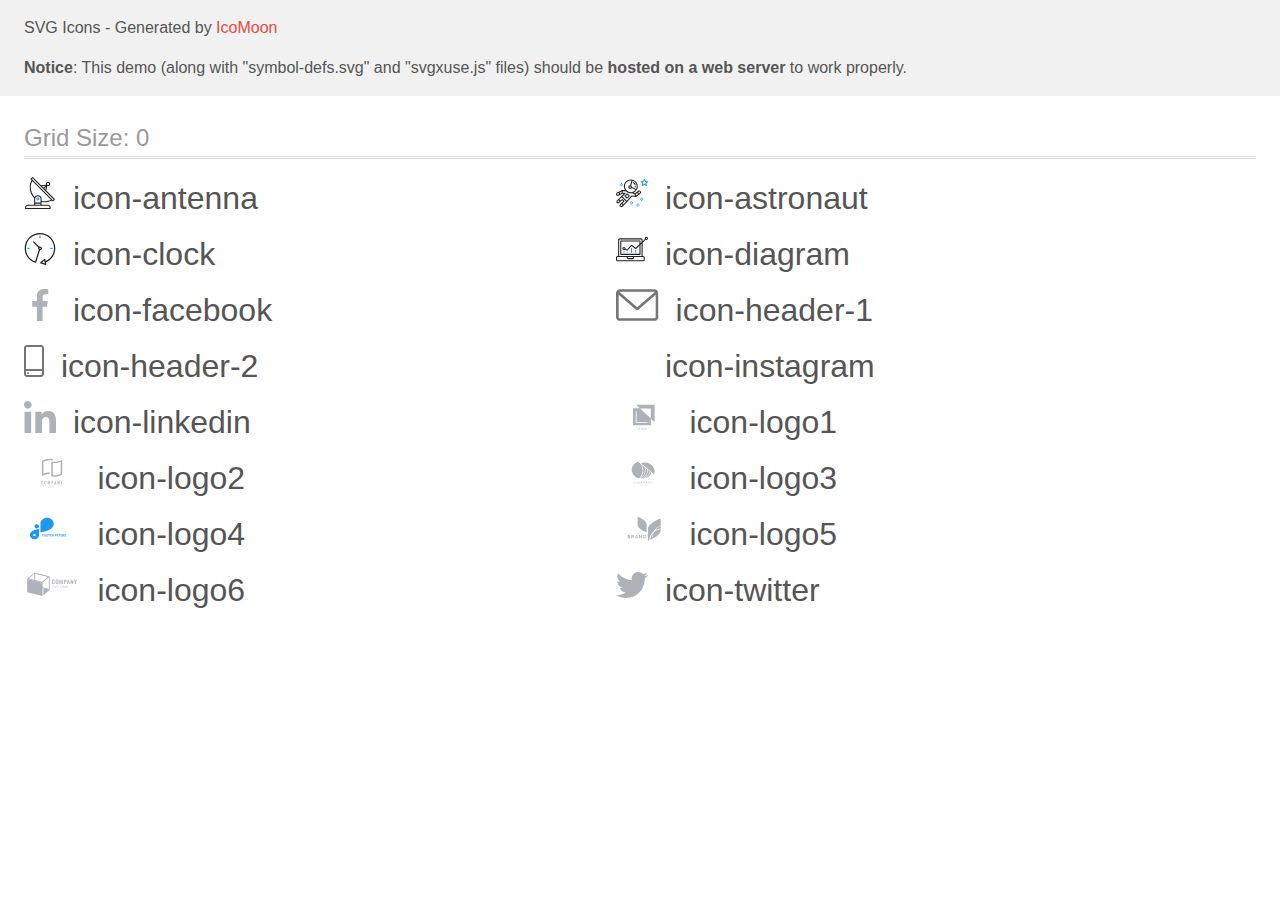
<file: images/icons/icomoon/demo-external-svg.html>
<!doctype html>
<html>
<head>
    <title>IcoMoon - SVG Icons</title>
    <meta charset="utf-8">
    <meta name="viewport" content="width=device-width, initial-scale=1">
    <link rel="stylesheet" href="demo-files/demo.css">
    <link rel="stylesheet" href="style.css">
</head>
<body>
<header class="bgc1 clearfix">
<div class="mhl">
    <p>SVG Icons - Generated by <a href="https://icomoon.io/app">IcoMoon</a></p><p><strong>Notice</strong>: This demo (along with "symbol-defs.svg" and "svgxuse.js" files) should be <b>hosted on a web server</b> to work properly.</p>
</div>
</header>
    <div class="clearfix mhl ptl">
        <h1 class="mvm mtn fgc1">Grid Size: 0</h1>
        <div class="glyph fs1">
            <div class="clearfix pbs">
                <svg class="icon icon-antenna"><use xlink:href="symbol-defs.svg#icon-antenna"></use></svg><span class="name"> icon-antenna</span>
            </div>
        </div>
        <div class="glyph fs1">
            <div class="clearfix pbs">
                <svg class="icon icon-astronaut"><use xlink:href="symbol-defs.svg#icon-astronaut"></use></svg><span class="name"> icon-astronaut</span>
            </div>
        </div>
        <div class="glyph fs1">
            <div class="clearfix pbs">
                <svg class="icon icon-clock"><use xlink:href="symbol-defs.svg#icon-clock"></use></svg><span class="name"> icon-clock</span>
            </div>
        </div>
        <div class="glyph fs1">
            <div class="clearfix pbs">
                <svg class="icon icon-diagram"><use xlink:href="symbol-defs.svg#icon-diagram"></use></svg><span class="name"> icon-diagram</span>
            </div>
        </div>
        <div class="glyph fs1">
            <div class="clearfix pbs">
                <svg class="icon icon-facebook"><use xlink:href="symbol-defs.svg#icon-facebook"></use></svg><span class="name"> icon-facebook</span>
            </div>
        </div>
        <div class="glyph fs1">
            <div class="clearfix pbs">
                <svg class="icon icon-header-1"><use xlink:href="symbol-defs.svg#icon-header-1"></use></svg><span class="name"> icon-header-1</span>
            </div>
        </div>
        <div class="glyph fs1">
            <div class="clearfix pbs">
                <svg class="icon icon-header-2"><use xlink:href="symbol-defs.svg#icon-header-2"></use></svg><span class="name"> icon-header-2</span>
            </div>
        </div>
        <div class="glyph fs1">
            <div class="clearfix pbs">
                <svg class="icon icon-instagram"><use xlink:href="symbol-defs.svg#icon-instagram"></use></svg><span class="name"> icon-instagram</span>
            </div>
        </div>
        <div class="glyph fs1">
            <div class="clearfix pbs">
                <svg class="icon icon-linkedin"><use xlink:href="symbol-defs.svg#icon-linkedin"></use></svg><span class="name"> icon-linkedin</span>
            </div>
        </div>
        <div class="glyph fs1">
            <div class="clearfix pbs">
                <svg class="icon icon-logo1"><use xlink:href="symbol-defs.svg#icon-logo1"></use></svg><span class="name"> icon-logo1</span>
            </div>
        </div>
        <div class="glyph fs1">
            <div class="clearfix pbs">
                <svg class="icon icon-logo2"><use xlink:href="symbol-defs.svg#icon-logo2"></use></svg><span class="name"> icon-logo2</span>
            </div>
        </div>
        <div class="glyph fs1">
            <div class="clearfix pbs">
                <svg class="icon icon-logo3"><use xlink:href="symbol-defs.svg#icon-logo3"></use></svg><span class="name"> icon-logo3</span>
            </div>
        </div>
        <div class="glyph fs1">
            <div class="clearfix pbs">
                <svg class="icon icon-logo4"><use xlink:href="symbol-defs.svg#icon-logo4"></use></svg><span class="name"> icon-logo4</span>
            </div>
        </div>
        <div class="glyph fs1">
            <div class="clearfix pbs">
                <svg class="icon icon-logo5"><use xlink:href="symbol-defs.svg#icon-logo5"></use></svg><span class="name"> icon-logo5</span>
            </div>
        </div>
        <div class="glyph fs1">
            <div class="clearfix pbs">
                <svg class="icon icon-logo6"><use xlink:href="symbol-defs.svg#icon-logo6"></use></svg><span class="name"> icon-logo6</span>
            </div>
        </div>
        <div class="glyph fs1">
            <div class="clearfix pbs">
                <svg class="icon icon-twitter"><use xlink:href="symbol-defs.svg#icon-twitter"></use></svg><span class="name"> icon-twitter</span>
            </div>
        </div>
  </div>
<script defer src="svgxuse.js"></script>
</body>
</html>
</file>
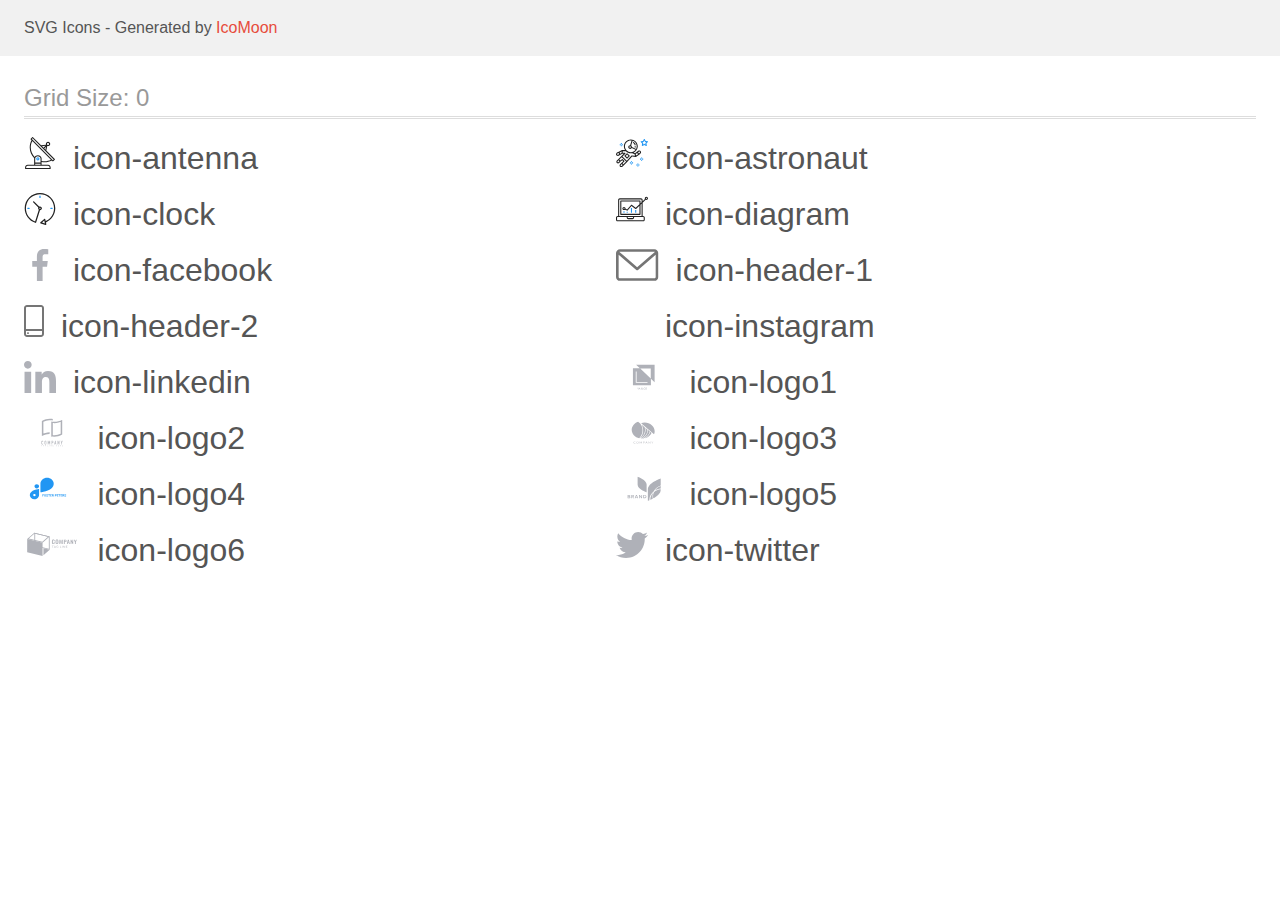
<file: images/icons/icomoon/demo.html>
<!doctype html>
<html>
<head>
    <title>IcoMoon - SVG Icons</title>
    <meta charset="utf-8">
    <meta name="viewport" content="width=device-width, initial-scale=1">
    <link rel="stylesheet" href="demo-files/demo.css">
    <link rel="stylesheet" href="style.css">
</head>
<body>
<svg aria-hidden="true" style="position: absolute; width: 0; height: 0; overflow: hidden;" version="1.1" xmlns="http://www.w3.org/2000/svg" xmlns:xlink="http://www.w3.org/1999/xlink">
<defs>
<symbol id="icon-antenna" viewBox="0 0 32 32">
<path fill="#212121" style="fill: var(--color1, #212121)" d="M30.773 22.098l-8.443-8.505 0.937-4.616c0.225 0.090 0.485 0.144 0.758 0.146h0.007c0.008 0 0.017 0 0.026 0 1.192 0 2.159-0.967 2.159-2.159s-0.967-2.159-2.159-2.159c-1.192 0-2.159 0.967-2.159 2.159 0 0.259 0.046 0.508 0.13 0.739l-0.005-0.015-4.96 0.606-8.091-8.133c-0.096-0.098-0.229-0.159-0.376-0.16h-0c-0.14 0.001-0.274 0.057-0.373 0.155l-1.512 1.504c-0.096 0.097-0.156 0.23-0.156 0.377s0.060 0.281 0.156 0.377v0l0.814 0.825c-1.143 2.062-1.816 4.522-1.816 7.139 0 4.106 1.656 7.824 4.336 10.525l-0.001-0.001c0.043 0.041 0.092 0.074 0.146 0.097-0.032 0.164-0.051 0.353-0.052 0.546v6.188h-6.4c-1.472 0.001-2.666 1.194-2.667 2.666v1.067c0 0.295 0.239 0.534 0.534 0.534h24.534c0.294 0 0.533-0.239 0.533-0.534v-1.067c-0.002-1.472-1.195-2.665-2.666-2.666h-6.4v-2.742c1.003 0.21 2.024 0.317 3.049 0.32 2.58-0.003 5.005-0.663 7.117-1.822l-0.077 0.039 0.818 0.823c0.099 0.101 0.235 0.159 0.376 0.16 0.14-0.001 0.274-0.057 0.373-0.155l1.512-1.504c0.096-0.097 0.156-0.23 0.156-0.377s-0.060-0.281-0.156-0.377v0zM23.28 6.233c0.193-0.192 0.459-0.31 0.752-0.31 0.589 0 1.067 0.478 1.067 1.066s-0.477 1.066-1.067 1.066c-0 0-0 0-0 0h-0.004c-0.587-0.003-1.061-0.479-1.061-1.066 0-0.295 0.12-0.563 0.314-0.756l0-0h-0.002zM22.024 9.737l-0.598 2.946-1.175-1.183 1.774-1.763zM21.419 8.835l-1.92 1.909-1.486-1.493 3.406-0.416zM24.004 28.8c0.884 0 1.6 0.716 1.6 1.6v0 0.534h-23.466v-0.534c0-0.884 0.716-1.6 1.6-1.6v0h20.267zM16.538 26.666v1.067h-5.334v-1.067h5.334zM11.204 25.6v-4.053c0-1.294 1.196-2.346 2.667-2.346s2.667 1.053 2.667 2.346v4.053h-5.334zM17.604 23.904v-2.357c0-1.882-1.675-3.413-3.733-3.413-0.017-0-0.038-0-0.058-0-1.353 0-2.54 0.707-3.213 1.771l-0.009 0.016c-2.36-2.482-3.812-5.846-3.812-9.55 0-2.314 0.567-4.496 1.569-6.414l-0.036 0.077 18.602 18.709c-1.823 0.947-3.979 1.502-6.266 1.502-1.079 0-2.128-0.124-3.136-0.357l0.093 0.018zM28.893 23.22l-21.057-21.181 0.754-0.752 7.935 7.98c0.004 0 0.006 0.007 0.010 0.010l13.114 13.191-0.757 0.752z"></path>
<path fill="#2196f3" style="fill: var(--color2, #2196f3)" d="M13.876 20.267h-0.005c-0.001 0-0.002 0-0.002 0-0.884 0-1.6 0.716-1.6 1.6s0.715 1.599 1.597 1.6h0.005c0.001 0 0.001 0 0.002 0 0.884 0 1.6-0.716 1.6-1.6s-0.715-1.599-1.598-1.6h-0zM14.249 22.245c-0.096 0.096-0.229 0.155-0.376 0.155-0.295 0-0.534-0.239-0.534-0.534s0.238-0.533 0.532-0.533h0c0.293 0.001 0.531 0.239 0.531 0.533 0 0.148-0.060 0.282-0.157 0.378l-0 0h0.005z"></path>
</symbol>
<symbol id="icon-astronaut" viewBox="0 0 32 32">
<path fill="#2196f3" style="fill: var(--color2, #2196f3)" d="M31.974 4.524c-0.064-0.191-0.227-0.332-0.427-0.362l-0.003-0-1.911-0.278-0.855-1.731c-0.179-0.365-0.777-0.365-0.956 0l-0.855 1.731-1.911 0.278c-0.26 0.039-0.457 0.26-0.457 0.528 0 0.15 0.062 0.285 0.161 0.382l1.383 1.348-0.326 1.903c-0.034 0.2 0.048 0.402 0.212 0.522 0.166 0.12 0.383 0.135 0.562 0.040l1.709-0.899 1.709 0.899c0.072 0.038 0.157 0.061 0.247 0.061 0.295 0 0.534-0.239 0.534-0.534 0-0.031-0.003-0.062-0.008-0.092l0 0.003-0.326-1.903 1.383-1.348c0.099-0.097 0.161-0.233 0.161-0.382 0-0.059-0.009-0.115-0.027-0.168l0.001 0.004zM29.511 5.851c-0.126 0.122-0.183 0.299-0.153 0.472l0.191 1.114-1-0.526c-0.072-0.039-0.158-0.062-0.249-0.062s-0.177 0.023-0.252 0.063l0.003-0.001-1 0.526 0.191-1.114c0.005-0.027 0.008-0.059 0.008-0.091 0-0.149-0.061-0.285-0.16-0.381l-0-0-0.811-0.79 1.119-0.162c0.174-0.025 0.324-0.134 0.402-0.292l0.5-1.013 0.5 1.013c0.078 0.158 0.228 0.267 0.402 0.292l1.119 0.162-0.809 0.79zM26.134 20.522h-1.067v1.067h1.067v-1.067zM26.134 22.656h-1.067v1.066h1.067v-1.066zM27.2 21.589h-1.067v1.067h1.067v-1.067zM25.067 21.589h-1.067v1.067h1.067v-1.067zM22.4 26.389h-1.067v1.067h1.067v-1.067zM22.4 28.523h-1.067v1.067h1.067v-1.067zM23.467 27.456h-1.067v1.067h1.067v-1.067zM21.334 27.456h-1.067v1.067h1.067v-1.067zM16 24.256h-1.066v1.067h1.066v-1.067zM16 26.389h-1.066v1.067h1.066v-1.067zM17.067 25.322h-1.067v1.067h1.067v-1.067zM14.934 25.322h-1.067v1.067h1.067v-1.067zM5.867 6.122h-1.066v1.066h1.066v-1.066zM5.867 8.256h-1.066v1.066h1.066v-1.066zM6.933 7.189h-1.067v1.067h1.066v-1.067zM4.8 7.189h-1.067v1.067h1.067v-1.067z"></path>
<path fill="#212121" style="fill: var(--color1, #212121)" d="M24.715 14.16c-0.28-0.376-0.698-0.636-1.179-0.703l-0.009-0.001c-0.076-0.012-0.164-0.018-0.254-0.018-0.411 0-0.789 0.139-1.090 0.373l0.004-0.003-1.253 0.96-1.898 1.417-1.358-0.541c2.421-1.086 4.113-3.508 4.113-6.32 0-3.823-3.122-6.934-6.961-6.934s-6.961 3.11-6.961 6.934c0 1.386 0.415 2.674 1.12 3.759l-2.768-0.024c-0.009 0-0.016 0.005-0.023 0.005-0.057 0.003-0.11 0.014-0.159 0.033l0.004-0.001c-0.013 0.005-0.026 0.007-0.038 0.013-0.006 0.003-0.013 0.003-0.019 0.006l-3.233 1.596c-0 0-0.001 0-0.001 0.001l-1.893 0.91c-0.024 0.011-0.045 0.023-0.065 0.036l0.001-0.001c-0.482 0.324-0.795 0.867-0.795 1.483 0 0.297 0.073 0.577 0.201 0.823l-0.005-0.010c0.22 0.424 0.592 0.742 1.043 0.885l0.013 0.003c0.161 0.053 0.345 0.083 0.537 0.083 0.308 0 0.598-0.078 0.851-0.216l-0.009 0.005 1.388-0.738 2.264-1.169 1.357-0.008-5.442 5.415c0 0.001-0.001 0.001-0.001 0.001l-1.339 1.333c-0.303 0.299-0.491 0.714-0.491 1.173 0 0.002 0 0.003 0 0.005v-0c0.002 0.919 0.748 1.664 1.667 1.664 0.001 0 0.002 0 0.002 0h-0c0.428 0 0.854-0.162 1.18-0.485l1.314-1.309 1.741-1.3 0.901 0.897-3.102 3.088c-0.303 0.299-0.491 0.714-0.491 1.173 0 0.001 0 0.003 0 0.004v-0c0 0.445 0.174 0.864 0.49 1.179 0.302 0.3 0.717 0.485 1.176 0.485 0.001 0 0.002 0 0.003 0h-0c0.427 0 0.855-0.162 1.18-0.485l4.488-4.472c0.007-0.006 0.016-0.009 0.022-0.016l5.166-5.658 3.471 0.494c0.025 0.004 0.050 0.006 0.075 0.006 0.064 0 0.127-0.016 0.187-0.038 0.017-0.006 0.032-0.015 0.049-0.023 0.019-0.010 0.039-0.015 0.058-0.027l3.213-2.133c0.012-0.008 0.018-0.021 0.029-0.030 0.013-0.010 0.029-0.014 0.041-0.026l1.271-1.191c0.348-0.326 0.564-0.787 0.564-1.3 0-0.4-0.132-0.769-0.355-1.066l0.003 0.005zM2.13 17.77c-0.098 0.054-0.215 0.086-0.34 0.086-0.078 0-0.153-0.013-0.224-0.036l0.005 0.001c-0.294-0.093-0.504-0.364-0.504-0.683 0-0.235 0.114-0.444 0.289-0.575l0.002-0.001 1.314-0.632 0.316 0.924 0.133 0.389-0.992 0.527zM5.627 15.942l-1.548 0.8-0.255-0.746-0.184-0.537 2.027-1.001-0.040 1.484zM20.727 9.322c0 0.918-0.219 1.785-0.599 2.56l-4.181-1.899c-0.044-0.575-0.342-1.072-0.782-1.384l-0.006-0.004 1.464-4.861c2.377 0.757 4.104 2.975 4.104 5.588zM8.938 9.322c0-3.235 2.644-5.867 5.894-5.867 0.253 0 0.5 0.022 0.745 0.053l-1.432 4.753c-0.019 0-0.037-0.006-0.057-0.006-0 0-0.001 0-0.001 0-1.032 0-1.869 0.835-1.872 1.867v0c0.003 1.031 0.84 1.867 1.872 1.867 0 0 0 0 0.001 0h-0c0.695 0 1.295-0.383 1.618-0.944l3.863 1.755c-1.075 1.447-2.795 2.39-4.737 2.39-3.25 0-5.894-2.632-5.894-5.867zM14.895 10.122c0 0.441-0.362 0.8-0.806 0.8-0 0-0.001 0-0.001 0-0.443 0-0.802-0.358-0.804-0.8v-0c0-0.441 0.361-0.8 0.806-0.8s0.806 0.359 0.806 0.8zM2.464 25.146c-0.11 0.109-0.261 0.176-0.428 0.176s-0.317-0.067-0.427-0.175l0 0c-0.109-0.108-0.176-0.257-0.176-0.422s0.067-0.314 0.176-0.422l0-0 0.962-0.959 0.852 0.848-0.959 0.954zM5.678 28.88c-0.11 0.109-0.261 0.176-0.428 0.176s-0.317-0.067-0.427-0.175l0 0c-0.109-0.108-0.176-0.257-0.176-0.422s0.067-0.314 0.176-0.422l0-0 0.963-0.959 0.852 0.848-0.96 0.955zM9.16 25.411l-0.001 0.001-1.765 1.76-0.852-0.848 1.765-1.757c0.040-0.040 0.065-0.088 0.090-0.136 0.007-0.014 0.020-0.026 0.026-0.040 0.016-0.041 0.019-0.085 0.026-0.128 0.003-0.025 0.014-0.048 0.014-0.073 0-0.035-0.013-0.070-0.020-0.105-0.006-0.032-0.006-0.064-0.019-0.096-0.025-0.053-0.055-0.098-0.092-0.138l0 0c-0.010-0.012-0.014-0.026-0.025-0.038h-0.001s0-0.001-0.001-0.002l-1.607-1.6c-0.017-0.017-0.039-0.024-0.058-0.038-0.025-0.021-0.054-0.040-0.084-0.056l-0.003-0.001c-0.026-0.012-0.058-0.023-0.090-0.031l-0.003-0.001c-0.030-0.009-0.065-0.017-0.101-0.020l-0.002-0c-0.007-0-0.015-0-0.023-0-0.026 0-0.051 0.002-0.075 0.005l0.003-0c-0.036 0.005-0.069 0.009-0.104 0.021s-0.064 0.027-0.094 0.045c-0.020 0.011-0.043 0.015-0.061 0.029l-1.774 1.324-0.901-0.897 2.399-2.386 4.36 4.289-0.928 0.919zM15.979 18.394c-0.016-0.002-0.030 0.004-0.046 0.003-0.008-0-0.017-0.001-0.027-0.001-0.031 0-0.062 0.003-0.092 0.008l0.003-0c-0.070 0.011-0.132 0.035-0.187 0.070l0.002-0.001c-0.030 0.018-0.057 0.037-0.083 0.061-0.013 0.011-0.028 0.016-0.040 0.029l-4.698 5.146-4.328-4.256 2.833-2.818c0.096-0.097 0.156-0.23 0.156-0.377 0-0.295-0.239-0.534-0.534-0.534-0.001 0-0.001 0-0.002 0h0l-2.219 0.013 0.028-1.607 3.104 0.027c1.264 1.297 3.027 2.101 4.978 2.101 0.001 0 0.002 0 0.003 0h-0c0.438 0 0.864-0.046 1.28-0.122 0.040 0.032 0.080 0.064 0.129 0.085l2.41 0.96 0.152 0.758 0.178 0.886-3.003-0.427zM20.020 18.572l-0.313-1.558 1.446-1.080 0.946 1.257-2.080 1.381zM23.773 15.741l-0.837 0.785-0.931-1.236 0.831-0.637c0.155-0.119 0.351-0.168 0.543-0.143 0.193 0.027 0.364 0.128 0.48 0.284 0.088 0.117 0.141 0.265 0.141 0.426 0 0.206-0.087 0.391-0.226 0.521l-0 0z"></path>
<path fill="#212121" style="fill: var(--color1, #212121)" d="M13.602 18.544l-2.143-2.134c-0.096-0.096-0.229-0.155-0.376-0.155s-0.28 0.059-0.376 0.155l-2.143 2.133c-0.097 0.097-0.156 0.23-0.156 0.378s0.060 0.281 0.156 0.378l-0-0 2.142 2.134c0.096 0.096 0.229 0.156 0.376 0.156s0.28-0.059 0.376-0.156v0l2.143-2.134c0.097-0.097 0.157-0.23 0.157-0.378s-0.060-0.281-0.157-0.378l-0-0zM11.083 20.303l-1.387-1.381 1.386-1.381 1.387 1.381-1.387 1.381zM17.164 5.071l-0.258 1.036c0.071 0.018 1.738 0.452 1.738 2.149h1.067c0-2.017-1.666-2.965-2.547-3.184zM19.711 9.322h-1.067v1.066h1.067v-1.066z"></path>
</symbol>
<symbol id="icon-clock" viewBox="0 0 32 32">
<path fill="#212121" style="fill: var(--color1, #212121)" d="M31.296 15.301c-0.001-8.452-6.855-15.303-15.308-15.301s-15.303 6.855-15.301 15.308c0.002 6.788 4.422 12.543 10.541 14.545l0.108 0.031c0.061 0.019 0.123 0.029 0.187 0.029 0.12 0 0.238-0.032 0.342-0.094 0.135-0.080 0.236-0.207 0.283-0.357l3.865-12.25c1.054-0.004 1.906-0.859 1.906-1.913 0-1.056-0.856-1.913-1.913-1.913-0.303 0-0.59 0.071-0.845 0.196l0.011-0.005-5.106-5.107c-0.114-0.11-0.271-0.179-0.443-0.179-0.352 0-0.638 0.286-0.638 0.638 0 0.172 0.068 0.328 0.179 0.443l-0-0 5.103 5.109c-0.121 0.241-0.191 0.525-0.191 0.826 0 0.602 0.283 1.137 0.723 1.48l0.004 0.003-3.682 11.673c-7.278-2.681-11.004-10.754-8.324-18.032s10.754-11.004 18.032-8.323c7.278 2.681 11.004 10.754 8.323 18.032-1.345 3.581-4.003 6.406-7.374 7.938l-0.088 0.036-0.398-1.874c-0.063-0.291-0.318-0.506-0.624-0.506-0.164 0-0.313 0.062-0.426 0.163l0.001-0.001-3.837 3.426c-0.132 0.117-0.214 0.287-0.214 0.477 0 0.283 0.185 0.524 0.441 0.606l0.005 0.001 4.899 1.563c0.058 0.020 0.126 0.031 0.196 0.031 0.352 0 0.637-0.285 0.637-0.637 0-0.047-0.005-0.093-0.015-0.138l0.001 0.004-0.391-1.839c5.528-2.374 9.329-7.772 9.329-14.057 0-0.011 0-0.023-0-0.034v0.002zM15.992 14.664c0.352 0 0.638 0.286 0.638 0.638s-0.285 0.638-0.638 0.638v0c-0.352 0-0.638-0.286-0.638-0.638s0.286-0.638 0.638-0.638v0zM18.092 29.528l2.184-1.948 0.603 2.84-2.787-0.892z"></path>
<path fill="#2196f3" style="fill: var(--color2, #2196f3)" d="M15.354 3.185v1.275c0 0.352 0.286 0.638 0.638 0.638s0.638-0.285 0.638-0.638v0-1.275c0-0.352-0.285-0.638-0.638-0.638s-0.638 0.285-0.638 0.638v0zM3.876 14.664c-0.352 0-0.638 0.286-0.638 0.638s0.285 0.638 0.638 0.638h1.275c0.352 0 0.638-0.286 0.638-0.638s-0.285-0.638-0.638-0.638h-1.275zM28.108 15.939c0.352 0 0.638-0.286 0.638-0.638s-0.285-0.638-0.638-0.638h-1.275c-0.352 0-0.638 0.286-0.638 0.638s0.285 0.638 0.638 0.638h1.275z"></path>
</symbol>
<symbol id="icon-diagram" viewBox="0 0 32 32">
<path fill="#2196f3" style="fill: var(--color2, #2196f3)" d="M14.926 14.965h1.066v4.798h-1.066v-4.798zM19.19 17.097h1.066v2.665h-1.066v-2.665zM10.661 18.696h1.066v1.066h-1.066v-1.066zM7.463 18.163h1.066v1.599h-1.066v-1.599z"></path>
<path fill="#212121" style="fill: var(--color1, #212121)" d="M1.599 28.291h25.586c0 0 0 0 0 0 0.883 0 1.599-0.716 1.599-1.599v0-2.132c0-0.883-0.716-1.599-1.599-1.599v0h-0.533v-13.294l3.028-2.868c0.207 0.104 0.452 0.166 0.711 0.166 0.888 0 1.608-0.72 1.608-1.608s-0.72-1.608-1.608-1.608c-0.888 0-1.608 0.72-1.608 1.608 0 0.247 0.056 0.481 0.155 0.69l-0.004-0.010-2.281 2.162v-1.23c0-0.883-0.716-1.599-1.599-1.599v0h-21.323c-0.883 0-1.599 0.716-1.599 1.599v0 15.992h-0.533c-0.883 0-1.599 0.716-1.599 1.599v0 2.132c0 0.883 0.716 1.599 1.599 1.599v0zM30.384 4.837c0.294 0 0.533 0.239 0.533 0.533s-0.239 0.533-0.533 0.533v0c-0.294 0-0.533-0.239-0.533-0.533s0.239-0.533 0.533-0.533v0zM3.198 6.969c0-0.294 0.239-0.533 0.533-0.533h21.323c0.294 0 0.533 0.239 0.533 0.533v2.239l-1.066 1.013v-2.185c0-0.295-0.239-0.534-0.534-0.534h-19.189c-0.294 0-0.534 0.239-0.534 0.533v13.327c0 0.294 0.239 0.533 0.534 0.533h19.189c0.295 0 0.534-0.239 0.534-0.533v-9.675l1.066-1.010v12.283h-22.389v-15.991zM7.996 13.899c-0.001 0-0.003 0-0.005 0-0.883 0-1.599 0.716-1.599 1.599s0.716 1.599 1.599 1.599c0.432 0 0.824-0.172 1.112-0.45l-0 0 1.853 0.93c0.215 0.107 0.476 0.057 0.636-0.122l3.939-4.432 3.872 2.902c0.208 0.155 0.498 0.139 0.686-0.039l3.365-3.188v8.131h-18.123v-12.261h18.123v2.661l-3.771 3.572-3.904-2.927c-0.088-0.067-0.2-0.107-0.32-0.107-0.158 0-0.3 0.069-0.398 0.178l-0 0.001-3.993 4.493-1.493-0.746c0.011-0.064 0.017-0.128 0.020-0.193 0-0.883-0.716-1.599-1.599-1.599v0zM8.529 15.498c0 0.294-0.239 0.533-0.533 0.533s-0.533-0.239-0.533-0.533v0c0-0.294 0.239-0.533 0.533-0.533s0.533 0.239 0.533 0.533v0zM11.727 24.026h5.33v0.533c0 0.294-0.238 0.533-0.533 0.533h-4.265c-0.294 0-0.533-0.239-0.533-0.533v0-0.533zM1.067 24.56c0-0.294 0.238-0.533 0.533-0.533h9.062v0.533c0 0.883 0.716 1.599 1.599 1.599v0h4.265c0.883 0 1.599-0.716 1.599-1.599v0-0.533h9.062c0.294 0 0.533 0.239 0.533 0.533v2.132c0 0.294-0.239 0.533-0.533 0.533h-25.586c-0 0-0 0-0 0-0.294 0-0.533-0.239-0.533-0.533 0 0 0 0 0 0v0-2.132z"></path>
</symbol>
<symbol id="icon-facebook" viewBox="0 0 32 32">
<path fill="#afb1b8" style="fill: var(--color3, #afb1b8)" d="M21.328 5.312h2.923v-5.088c-1.232-0.143-2.66-0.224-4.107-0.224-0.052 0-0.104 0-0.157 0l0.008-0c-4.213 0-7.099 2.65-7.099 7.52v4.48h-4.646v5.688h4.646v14.312h5.699v-14.31h4.459l0.709-5.688h-5.17v-3.922c0-1.643 0.443-2.768 2.734-2.768z"></path>
</symbol>
<symbol id="icon-header-1" viewBox="0 0 43 32">
<path fill="#757575" style="fill: var(--color4, #757575)" d="M38.667 0h-34.667c-2.205 0-4 1.795-4 4v24c0 2.205 1.795 4 4 4h34.667c2.205 0 4-1.795 4-4v-24c0-2.205-1.795-4-4-4zM38.667 2.667c0.181 0 0.355 0.037 0.512 0.104l-17.845 15.467-17.845-15.467c0.151-0.065 0.327-0.104 0.512-0.104h34.667zM38.667 29.333h-34.667c-0.736 0-1.333-0.597-1.333-1.333v0-22.413l17.792 15.421c0.233 0.203 0.539 0.327 0.875 0.327s0.642-0.124 0.876-0.328l-0.002 0.001 17.792-15.421v22.413c0 0.736-0.597 1.333-1.333 1.333v0z"></path>
</symbol>
<symbol id="icon-header-2" viewBox="0 0 20 32">
<path fill="#757575" style="fill: var(--color4, #757575)" d="M17 0h-14c-1.654 0-3 1.346-3 3v26c0 1.654 1.346 3 3 3h14c1.654 0 3-1.346 3-3v-26c0-1.654-1.346-3-3-3zM3 2h14c0.552 0 1 0.448 1 1v0 21h-16v-21c0-0.552 0.448-1 1-1v0zM17 30h-14c-0.552 0-1-0.448-1-1v0-3h16v3c0 0.552-0.448 1-1 1v0z"></path>
<path fill="#757575" style="fill: var(--color4, #757575)" d="M4.708 27.478c0.18 0.163 0.293 0.399 0.293 0.66s-0.113 0.497-0.292 0.659l-0.001 0.001c-0.186 0.17-0.435 0.275-0.708 0.275s-0.522-0.104-0.709-0.275l0.001 0.001c-0.18-0.163-0.293-0.399-0.293-0.66s0.113-0.497 0.292-0.659l0.001-0.001c0.186-0.17 0.435-0.275 0.708-0.275s0.522 0.104 0.709 0.275l-0.001-0.001z"></path>
</symbol>
<symbol id="icon-instagram" viewBox="0 0 32 32">
<path fill="#fff" style="fill: var(--color5, #fff)" d="M31.968 9.408c-0.074-1.701-0.349-2.869-0.742-3.882-0.424-1.111-1.054-2.059-1.85-2.837l-0.001-0.001c-0.78-0.792-1.724-1.419-2.778-1.827l-0.054-0.018c-1.019-0.394-2.181-0.667-3.882-0.742-1.712-0.082-2.256-0.101-6.602-0.101-4.344 0-4.888 0.019-6.595 0.094-1.699 0.074-2.869 0.349-3.88 0.742-1.112 0.424-2.060 1.054-2.839 1.85l-0.001 0.001c-0.791 0.78-1.418 1.724-1.825 2.778l-0.018 0.054c-0.395 1.019-0.669 2.181-0.744 3.882-0.082 1.712-0.101 2.256-0.101 6.602 0 4.344 0.019 4.888 0.094 6.595 0.075 1.701 0.35 2.869 0.744 3.882 0.426 1.11 1.055 2.057 1.849 2.837l0.001 0.001c0.8 0.813 1.77 1.443 2.832 1.843 1.019 0.395 2.182 0.67 3.882 0.744 1.707 0.075 2.251 0.094 6.595 0.094 4.346 0 4.89-0.019 6.595-0.094 1.701-0.074 2.869-0.349 3.882-0.742 2.157-0.85 3.833-2.526 4.664-4.628l0.019-0.055c0.394-1.019 0.669-2.182 0.744-3.882 0.075-1.707 0.093-2.251 0.093-6.595s-0.006-4.888-0.080-6.595zM29.088 22.474c-0.070 1.563-0.333 2.406-0.55 2.97-0.552 1.399-1.64 2.486-3.004 3.024l-0.036 0.012c-0.56 0.219-1.411 0.482-2.968 0.55-1.688 0.075-2.194 0.094-6.464 0.094-4.269 0-4.782-0.019-6.464-0.094-1.563-0.069-2.406-0.331-2.97-0.55-0.721-0.269-1.334-0.676-1.836-1.192l-0.001-0.001c-0.517-0.503-0.924-1.117-1.184-1.803l-0.011-0.034c-0.218-0.563-0.48-1.413-0.549-2.97-0.075-1.688-0.094-2.195-0.094-6.464 0-4.27 0.019-4.784 0.094-6.464 0.069-1.563 0.331-2.406 0.549-2.97 0.269-0.722 0.678-1.337 1.198-1.837l0.002-0.002c0.504-0.517 1.119-0.923 1.806-1.182l0.034-0.011c0.56-0.219 1.411-0.48 2.968-0.55 1.688-0.074 2.195-0.093 6.464-0.093 4.275 0 4.782 0.019 6.464 0.093 1.563 0.069 2.406 0.331 2.97 0.55 0.693 0.256 1.325 0.662 1.837 1.194 0.531 0.52 0.938 1.144 1.195 1.84 0.218 0.56 0.48 1.411 0.549 2.968 0.075 1.688 0.094 2.194 0.094 6.464 0 4.269-0.019 4.768-0.094 6.458z"></path>
<path fill="#fff" style="fill: var(--color5, #fff)" d="M16.059 7.782c-4.539 0.002-8.218 3.682-8.219 8.221v0c0.091 4.471 3.737 8.060 8.221 8.060s8.13-3.589 8.221-8.052l0-0.009c-0.001-4.54-3.681-8.22-8.221-8.221h-0zM16.059 21.334c-2.945-0-5.332-2.388-5.332-5.333s2.388-5.333 5.333-5.333c0 0 0.001 0 0.001 0h-0c2.946 0 5.334 2.388 5.334 5.334s-2.388 5.334-5.334 5.334v0zM26.525 7.458c0 1.060-0.86 1.92-1.92 1.92s-1.92-0.86-1.92-1.92v0c0-1.060 0.86-1.92 1.92-1.92s1.92 0.86 1.92 1.92v0z"></path>
</symbol>
<symbol id="icon-linkedin" viewBox="0 0 32 32">
<path fill="#afb1b8" style="fill: var(--color3, #afb1b8)" d="M31.992 32h0.008v-11.738c0-5.741-1.235-10.163-7.947-10.163-3.227 0-5.392 1.77-6.277 3.45h-0.093v-2.914h-6.365v21.363h6.627v-10.578c0-2.786 0.528-5.48 3.978-5.48 3.398 0 3.45 3.179 3.45 5.658v10.402h6.619zM0.528 10.635h6.635v21.365h-6.635v-21.365zM3.843 0c-2.123 0-3.843 1.721-3.843 3.843v0c0 2.12 1.722 3.878 3.843 3.878 2.12 0 3.842-1.757 3.842-3.878s-1.72-3.841-3.841-3.843h-0z"></path>
</symbol>
<symbol id="icon-logo1" viewBox="0 0 57 32">
<path fill="#afb1b8" style="fill: var(--color3, #afb1b8)" d="M20.267 3.733l3.738 3.538-6.938-0.004v17.167h18.133v-6.564l3.733 3.534v-17.671h-18.667zM35.036 17.455l-10.597-10.032h10.597v10.032zM31.746 21.923h-11.81v-11.545h0.835v10.763h10.975v0.781zM22.725 26.72l-0.436 0.899-0.436-0.899h-0.366l0.637 1.198v0.698h0.331v-0.698l0.635-1.198h-0.364zM23.274 28.616l0.154-0.442h0.734l0.155 0.442h0.344l-0.717-1.896h-0.296l-0.716 1.896h0.342zM23.794 27.123l0.275 0.786h-0.549l0.275-0.787zM25.531 27.863c-0.045 0.067-0.071 0.149-0.071 0.238 0 0.001 0 0.002 0 0.003v-0c0 0.16 0.056 0.29 0.168 0.389s0.263 0.149 0.45 0.149c0.188 0 0.349-0.051 0.485-0.153l0.107 0.126h0.367l-0.278-0.33c0.109-0.149 0.164-0.341 0.164-0.574h-0.275c0 0.128-0.027 0.244-0.079 0.348l-0.366-0.432 0.129-0.094c0.078-0.053 0.144-0.119 0.195-0.195l0.002-0.003c0.038-0.061 0.060-0.136 0.060-0.216 0-0.001 0-0.002 0-0.003v0c0-0.002 0-0.005 0-0.007 0-0.117-0.051-0.221-0.132-0.293l-0-0c-0.084-0.076-0.197-0.123-0.32-0.123-0.007 0-0.013 0-0.020 0l0.001-0c-0.153 0-0.274 0.044-0.364 0.13s-0.135 0.203-0.135 0.352c0 0.061 0.014 0.123 0.043 0.189 0.030 0.065 0.082 0.144 0.155 0.237-0.14 0.101-0.235 0.188-0.282 0.261zM26.387 28.283c-0.081 0.066-0.185 0.106-0.299 0.107h-0c-0.005 0-0.010 0-0.015 0-0.082 0-0.156-0.031-0.212-0.083l0 0c-0.052-0.052-0.085-0.123-0.085-0.203 0-0.004 0-0.007 0-0.011l-0 0.001c0-0.101 0.052-0.192 0.156-0.271l0.041-0.029 0.414 0.489zM26.047 27.443c-0.090-0.11-0.134-0.202-0.134-0.275 0-0.063 0.019-0.116 0.055-0.157 0.034-0.039 0.084-0.063 0.139-0.063 0.003 0 0.005 0 0.008 0h-0c0.002-0 0.004-0 0.007-0 0.052 0 0.1 0.020 0.135 0.054l-0-0c0.037 0.035 0.056 0.077 0.056 0.126 0 0.002 0 0.005 0 0.007 0 0.071-0.031 0.134-0.080 0.177l-0 0-0.041 0.032-0.145 0.099zM29.133 28.473c0.13-0.114 0.205-0.272 0.224-0.474h-0.328c-0.018 0.135-0.059 0.232-0.124 0.29s-0.163 0.087-0.292 0.087c-0.141 0-0.249-0.054-0.323-0.162s-0.11-0.264-0.11-0.469v-0.167c0.002-0.203 0.041-0.355 0.117-0.46 0.077-0.105 0.188-0.157 0.331-0.157 0.123 0 0.217 0.030 0.28 0.091s0.104 0.158 0.12 0.294h0.328c-0.021-0.207-0.095-0.368-0.222-0.482s-0.296-0.171-0.506-0.171c-0.155 0-0.292 0.037-0.411 0.111-0.119 0.076-0.213 0.183-0.27 0.31l-0.002 0.005c-0.060 0.133-0.096 0.288-0.096 0.451 0 0.008 0 0.016 0 0.023l-0-0.001v0.177c0.003 0.174 0.035 0.327 0.098 0.46s0.151 0.234 0.266 0.306c0.116 0.071 0.249 0.107 0.4 0.107 0.216 0 0.389-0.056 0.519-0.169zM31.069 28.207c0.064-0.141 0.097-0.304 0.097-0.49v-0.105c0-0.006 0-0.013 0-0.020 0-0.169-0.036-0.329-0.102-0.473l0.003 0.007c-0.060-0.134-0.156-0.243-0.274-0.318l-0.003-0.002c-0.119-0.075-0.256-0.112-0.411-0.112s-0.291 0.037-0.411 0.113c-0.119 0.075-0.211 0.182-0.277 0.324-0.062 0.137-0.098 0.297-0.098 0.466 0 0.008 0 0.016 0 0.025l-0-0.001v0.107c0.001 0.181 0.034 0.341 0.099 0.48 0.066 0.139 0.159 0.246 0.279 0.322 0.121 0.075 0.258 0.112 0.411 0.112 0.156 0 0.293-0.037 0.412-0.112 0.119-0.076 0.212-0.183 0.276-0.323zM30.716 27.135c0.080 0.112 0.119 0.274 0.119 0.484v0.099c0 0.213-0.039 0.376-0.118 0.487-0.078 0.111-0.19 0.167-0.336 0.167-0.004 0-0.009 0-0.014 0-0.134 0-0.253-0.067-0.324-0.17l-0.001-0.001c-0.081-0.114-0.121-0.275-0.121-0.483v-0.109c0.002-0.204 0.043-0.362 0.122-0.473 0.071-0.102 0.188-0.168 0.321-0.168 0.005 0 0.010 0 0.014 0l-0.001-0c0.146 0 0.259 0.056 0.338 0.168z"></path>
</symbol>
<symbol id="icon-logo2" viewBox="0 0 57 32">
<path fill="#afb1b8" style="fill: var(--color3, #afb1b8)" d="M26.727 3.165h-0.073c-0.112-0.007-0.224-0.010-0.336-0.012h-0.243c-0.212 0-0.428 0.005-0.642 0.016-0.007-0.001-0.016-0.001-0.024-0.001s-0.017 0-0.025 0.001l0.001-0c-2.059 0.12-3.971 0.635-5.699 1.47l0.090-0.039-0.23 0.111v11.809l0.54-0.183c0.474-0.163 0.978-0.309 1.5-0.445 1.29-0.345 2.775-0.553 4.305-0.573l0.012-0v1.551c-0.193 0.001-0.38 0.006-0.568 0.016h-0.045c-1.212 0.068-2.348 0.25-3.442 0.537l0.12-0.027c-1.503 0.382-2.82 0.91-4.044 1.586l0.087-0.044v-15.145c1.195-0.711 2.578-1.29 4.042-1.665l0.11-0.024c1.173-0.315 2.52-0.499 3.909-0.505h0.231c0.273 0.007 0.539 0.019 0.788 0.038 0.658 0.046 1.31 0.15 1.949 0.311v1.527c-0.544-0.133-1.189-0.234-1.849-0.282l-0.039-0.002-0.039-0.003c-0.132-0.011-0.263-0.022-0.386-0.022zM29.415 4.726c0.339 0.026 0.69 0.038 1.044 0.038 1.464-0.006 2.881-0.198 4.231-0.554l-0.117 0.026c1.502-0.383 2.819-0.912 4.043-1.587l-0.087 0.044v14.875c-1.195 0.71-2.578 1.289-4.042 1.665l-0.11 0.024c-1.173 0.314-2.52 0.498-3.91 0.503h-0.004c-0.029 0-0.062 0-0.096 0-1.020 0-2.010-0.128-2.955-0.368l0.083 0.018v-14.972c0.229 0.053 0.466 0.102 0.706 0.142 0.394 0.067 0.81 0.115 1.214 0.145zM36.985 4.842l-0.54 0.181c-0.496 0.167-0.997 0.316-1.5 0.449-1.344 0.36-2.888 0.569-4.48 0.575h-0.004c-0.352 0-0.676-0.010-0.989-0.030l-0.43-0.028v12.148l0.37 0.032c0.342 0.030 0.696 0.045 1.052 0.045 1.257-0.006 2.473-0.172 3.631-0.48l-0.1 0.023c1.059-0.269 1.977-0.608 2.848-1.031l-0.088 0.039 0.23-0.111v-11.812z"></path>
<path fill="#afb1b8" style="fill: var(--color3, #afb1b8)" d="M19.060 24.113c-0.145-0.15-0.348-0.243-0.572-0.243-0.010 0-0.020 0-0.030 0.001l0.001-0c-0.004-0-0.008-0-0.012-0-0.121 0-0.236 0.024-0.34 0.067l0.006-0.002c-0.205 0.082-0.364 0.243-0.442 0.444l-0.002 0.005c-0.043 0.107-0.063 0.22-0.062 0.335v2.023c-0.005 0.142 0.022 0.284 0.079 0.415 0.048 0.104 0.117 0.196 0.203 0.271 0.081 0.068 0.175 0.117 0.277 0.144 0.099 0.027 0.201 0.042 0.302 0.042 0.113 0.001 0.224-0.023 0.326-0.070 0.304-0.135 0.512-0.434 0.512-0.781v-0.226h-0.53v0.18c0 0.004 0 0.008 0 0.012 0 0.060-0.011 0.118-0.032 0.171l0.001-0.003c-0.018 0.045-0.044 0.083-0.077 0.114l-0 0c-0.061 0.047-0.137 0.076-0.221 0.077h-0c-0.009 0.001-0.020 0.002-0.031 0.002-0.089 0-0.168-0.043-0.216-0.11l-0.001-0.001c-0.044-0.071-0.071-0.158-0.071-0.251 0-0.007 0-0.014 0-0.021l-0 0.001v-1.887c-0.003-0.105 0.019-0.208 0.065-0.302 0.049-0.075 0.132-0.124 0.227-0.124 0.011 0 0.022 0.001 0.033 0.002l-0.001-0c0.003-0 0.006-0 0.010-0 0.092 0 0.174 0.045 0.226 0.114l0.001 0.001c0.055 0.071 0.088 0.162 0.088 0.26 0 0.004-0 0.008-0 0.012v-0.001 0.175h0.524v-0.206c0-0.003 0-0.006 0-0.009 0-0.124-0.024-0.243-0.067-0.352l0.002 0.006c-0.041-0.111-0.102-0.205-0.177-0.285l0 0zM22.202 24.091c-0.161-0.137-0.371-0.221-0.601-0.223h-0c-0.108 0-0.215 0.020-0.316 0.057-0.218 0.078-0.391 0.239-0.483 0.443l-0.002 0.005c-0.053 0.123-0.080 0.257-0.077 0.392v1.94c-0.004 0.137 0.023 0.272 0.077 0.397 0.048 0.105 0.117 0.197 0.205 0.271 0.081 0.075 0.176 0.133 0.279 0.171 0.101 0.037 0.208 0.057 0.316 0.057 0.231-0.001 0.442-0.087 0.603-0.229l-0.001 0.001c0.084-0.076 0.152-0.168 0.199-0.271 0.054-0.125 0.081-0.261 0.077-0.397v-1.941c0-0.005 0-0.011 0-0.017 0-0.135-0.029-0.264-0.080-0.381l0.002 0.006c-0.049-0.111-0.117-0.205-0.199-0.283l-0-0zM21.955 26.706c0.001 0.009 0.001 0.019 0.001 0.030 0 0.099-0.041 0.188-0.106 0.251l-0 0c-0.067 0.056-0.154 0.091-0.249 0.091s-0.182-0.034-0.25-0.091l0.001 0c-0.066-0.063-0.106-0.152-0.106-0.25 0-0.011 0-0.022 0.002-0.032l-0 0.001v-1.941c-0.001-0.009-0.001-0.019-0.001-0.030 0-0.098 0.041-0.187 0.106-0.25l0-0c0.067-0.056 0.154-0.091 0.249-0.091s0.182 0.034 0.25 0.091l-0.001-0c0.066 0.063 0.106 0.152 0.106 0.25 0 0.011-0 0.021-0.001 0.032l0-0.001v1.941zM26.329 27.573v-3.675h-0.508l-0.668 1.945h-0.009l-0.674-1.945h-0.503v3.674h0.525v-2.235h0.010l0.514 1.58h0.262l0.518-1.58h0.010v2.235h0.525zM29.311 24.157c-0.081-0.091-0.183-0.16-0.297-0.201-0.108-0.036-0.232-0.057-0.361-0.057-0.007 0-0.014 0-0.021 0h-0.779v3.675h0.524v-1.435h0.269c0.164 0.007 0.326-0.027 0.473-0.1 0.12-0.068 0.217-0.163 0.286-0.278l0.002-0.003c0.060-0.098 0.101-0.206 0.12-0.32 0.018-0.116 0.028-0.249 0.028-0.385 0-0.012-0-0.023-0-0.035l0 0.002c0.005-0.176-0.012-0.353-0.051-0.525-0.037-0.132-0.104-0.246-0.193-0.338l0 0zM29.041 25.277c-0.002 0.070-0.020 0.136-0.050 0.194l0.001-0.003c-0.030 0.056-0.077 0.101-0.133 0.128l-0.002 0.001c-0.065 0.030-0.14 0.047-0.22 0.047-0.010 0-0.019-0-0.028-0.001l0.001 0h-0.239v-1.249h0.27c0.008-0 0.016-0.001 0.025-0.001 0.077 0 0.149 0.017 0.214 0.048l-0.003-0.001c0.054 0.031 0.096 0.078 0.122 0.134l0.001 0.002c0.029 0.065 0.044 0.134 0.046 0.205v0.244c0 0.085 0.005 0.174 0 0.252h-0.005zM31.791 23.899h-0.429l-0.81 3.675h0.524l0.154-0.789h0.714l0.154 0.789h0.523l-0.829-3.675zM31.308 26.283l0.258-1.332h0.010l0.256 1.332h-0.523zM35.173 26.112h-0.010l-0.79-2.213h-0.503v3.675h0.523v-2.21h0.011l0.8 2.209h0.493v-3.674h-0.523v2.213zM38.372 23.899l-0.421 1.461h-0.011l-0.421-1.461h-0.554l0.719 2.122v1.553h0.524v-1.553l0.719-2.121h-0.555zM17.6 28.611h0.252v0.708h0.171v-0.708h0.251v-0.145h-0.674v0.146zM19.721 28.465l-0.331 0.853h0.182l0.070-0.194h0.34l0.073 0.194h0.187l-0.339-0.853h-0.182zM19.694 28.981l0.116-0.316 0.116 0.316h-0.232zM21.818 29.004h0.197v0.11c-0.055 0.044-0.126 0.072-0.203 0.072h-0c-0.004 0-0.008 0-0.012 0-0.068 0-0.129-0.032-0.169-0.081l-0-0c-0.040-0.057-0.063-0.127-0.063-0.203 0-0.007 0-0.013 0.001-0.020l-0 0.001c0-0.19 0.082-0.285 0.245-0.285 0.006-0.001 0.012-0.001 0.018-0.001 0.084 0 0.155 0.058 0.174 0.136l0 0.001 0.169-0.033c-0.036-0.166-0.156-0.251-0.362-0.251-0.003-0-0.007-0-0.011-0-0.11 0-0.211 0.042-0.287 0.11l0-0c-0.076 0.075-0.124 0.18-0.124 0.296 0 0.011 0 0.022 0.001 0.033l-0-0.001c-0 0.006-0 0.013-0 0.020 0 0.115 0.041 0.22 0.11 0.301l-0.001-0.001c0.075 0.078 0.181 0.126 0.297 0.126 0.009 0 0.018-0 0.027-0.001l-0.001 0c0.004 0 0.009 0 0.014 0 0.134 0 0.257-0.052 0.348-0.137l-0 0v-0.336h-0.37v0.144zM23.959 28.465h-0.173v0.853h0.597v-0.145h-0.425v-0.708zM25.77 28.465h-0.173v0.853h0.173v-0.853zM27.539 29.035l-0.349-0.57h-0.167v0.853h0.16v-0.557l0.343 0.557h0.172v-0.853h-0.158v0.57zM29.14 28.942h0.425v-0.145h-0.425v-0.187h0.457v-0.146h-0.63v0.853h0.647v-0.145h-0.475v-0.231zM33.020 28.802h-0.336v-0.336h-0.171v0.853h0.171v-0.373h0.336v0.373h0.172v-0.853h-0.172v0.337zM34.629 28.942h0.427v-0.145h-0.427v-0.187h0.459v-0.146h-0.629v0.853h0.646v-0.145h-0.475v-0.231zM36.812 28.943c0.149-0.023 0.224-0.102 0.224-0.237 0.001-0.007 0.001-0.015 0.001-0.024 0-0.068-0.033-0.128-0.085-0.166l-0.001-0c-0.063-0.032-0.137-0.051-0.216-0.051-0.012 0-0.023 0-0.035 0.001l0.002-0h-0.362v0.853h0.172v-0.357h0.034c0.004-0 0.009-0 0.014-0 0.034 0 0.066 0.007 0.094 0.020l-0.001-0.001c0.025 0.015 0.046 0.037 0.061 0.062l0.186 0.271h0.205l-0.104-0.166c-0.047-0.083-0.111-0.152-0.187-0.203l-0.002-0.001zM36.639 28.825h-0.126v-0.214h0.135c0.011-0.001 0.023-0.001 0.036-0.001 0.049 0 0.097 0.008 0.141 0.023l-0.003-0.001c0.023 0.021 0.037 0.050 0.037 0.083 0 0.037-0.018 0.069-0.045 0.090l-0 0c-0.043 0.014-0.092 0.021-0.142 0.021-0.011 0-0.022-0-0.033-0.001l0.002 0zM38.459 28.942h0.425v-0.145h-0.425v-0.187h0.459v-0.146h-0.631v0.853h0.647v-0.145h-0.475v-0.231z"></path>
</symbol>
<symbol id="icon-logo3" viewBox="0 0 57 32">
<path fill="#afb1b8" style="fill: var(--color3, #afb1b8)" d="M19.417 26.187c0.009 0 0.017 0.002 0.025 0.005s0.015 0.007 0.021 0.013l-0-0 0.116 0.111c-0.091 0.090-0.202 0.162-0.327 0.211-0.129 0.048-0.278 0.076-0.434 0.076-0.011 0-0.021-0-0.032-0l0.002 0c-0.149 0.003-0.298-0.021-0.436-0.071-0.128-0.046-0.237-0.114-0.33-0.2l0.001 0.001c-0.090-0.085-0.161-0.188-0.21-0.302l-0.002-0.006c-0.047-0.114-0.075-0.246-0.075-0.385 0-0.004 0-0.008 0-0.012v0.001c-0-0.006-0-0.013-0-0.020 0-0.272 0.118-0.516 0.305-0.684l0.001-0.001c0.099-0.087 0.218-0.155 0.349-0.201 0.143-0.048 0.296-0.072 0.45-0.070 0.008-0 0.018-0 0.028-0 0.139 0 0.273 0.024 0.398 0.067l-0.009-0.003c0.115 0.044 0.221 0.104 0.313 0.179l-0.098 0.118c-0.007 0.008-0.015 0.015-0.024 0.021l-0 0c-0.010 0.006-0.021 0.009-0.034 0.009-0.002 0-0.004-0-0.006-0l0 0c-0.016-0.001-0.030-0.005-0.043-0.012l0 0-0.052-0.032-0.073-0.041c-0.066-0.032-0.144-0.057-0.225-0.070l-0.005-0.001c-0.048-0.008-0.104-0.013-0.161-0.013-0.004 0-0.009 0-0.013 0h0.001c-0.003-0-0.007-0-0.011-0-0.112 0-0.219 0.020-0.319 0.055l0.007-0.002c-0.098 0.034-0.182 0.085-0.254 0.15l0.001-0.001c-0.073 0.068-0.128 0.149-0.164 0.237-0.038 0.089-0.059 0.193-0.059 0.302 0 0.004 0 0.008 0 0.011v-0.001c-0 0.004-0 0.008-0 0.013 0 0.11 0.022 0.215 0.061 0.311l-0.002-0.005c0.036 0.087 0.091 0.167 0.162 0.236 0.067 0.064 0.149 0.115 0.242 0.147 0.095 0.034 0.196 0.051 0.299 0.051 0.059 0.001 0.119-0.003 0.178-0.010 0.148-0.015 0.28-0.074 0.385-0.164l-0.001 0.001c0.015-0.012 0.034-0.020 0.055-0.020h0zM22.775 25.629c0 0.003 0 0.008 0 0.012 0 0.138-0.029 0.269-0.081 0.387l0.002-0.006c-0.052 0.12-0.126 0.222-0.218 0.304l-0.001 0.001c-0.097 0.086-0.211 0.154-0.337 0.198l-0.007 0.002c-0.132 0.045-0.284 0.071-0.442 0.071s-0.31-0.026-0.452-0.074l0.010 0.003c-0.132-0.047-0.245-0.115-0.342-0.202l0.001 0.001c-0.093-0.084-0.168-0.187-0.219-0.303l-0.002-0.006c-0.050-0.116-0.078-0.251-0.078-0.393s0.029-0.277 0.081-0.4l-0.003 0.007c0.050-0.115 0.125-0.22 0.221-0.309 0.097-0.085 0.213-0.15 0.341-0.194 0.132-0.046 0.284-0.072 0.442-0.072s0.31 0.026 0.452 0.075l-0.010-0.003c0.129 0.045 0.246 0.114 0.343 0.201 0.096 0.088 0.171 0.192 0.22 0.305 0.054 0.127 0.081 0.261 0.078 0.396zM22.47 25.629c0-0.005 0-0.011 0-0.017 0-0.108-0.020-0.211-0.058-0.305l0.002 0.006c-0.071-0.182-0.216-0.322-0.396-0.384l-0.005-0.001c-0.096-0.033-0.206-0.052-0.321-0.052s-0.225 0.019-0.329 0.054l0.007-0.002c-0.096 0.034-0.178 0.085-0.246 0.15l0-0c-0.068 0.064-0.122 0.143-0.156 0.232l-0.001 0.004c-0.035 0.094-0.055 0.202-0.055 0.316s0.020 0.222 0.058 0.322l-0.002-0.006c0.071 0.182 0.217 0.322 0.399 0.383l0.005 0.001c0.207 0.068 0.435 0.068 0.643 0 0.093-0.033 0.177-0.083 0.245-0.148 0.070-0.069 0.123-0.149 0.156-0.236 0.039-0.101 0.058-0.209 0.055-0.316zM25.067 25.96l0.031 0.070c0.011-0.025 0.021-0.048 0.033-0.070 0.013-0.027 0.026-0.050 0.039-0.072l-0.002 0.003 0.743-1.174c0.015-0.020 0.028-0.033 0.043-0.037s0.033-0.007 0.051-0.007c0.003 0 0.007 0 0.010 0l-0-0h0.22v1.909h-0.26v-1.463c-0.001-0.010-0.001-0.021-0.001-0.033s0-0.023 0.001-0.035l-0 0.002-0.748 1.19c-0.010 0.018-0.025 0.033-0.043 0.043l-0.001 0c-0.018 0.010-0.040 0.016-0.063 0.016-0 0-0.001 0-0.001 0h-0.042c-0 0-0.001 0-0.002 0-0.023 0-0.044-0.006-0.063-0.016l0.001 0c-0.018-0.010-0.033-0.025-0.043-0.043l-0-0.001-0.77-1.198v1.532h-0.251v-1.905h0.219c0.003-0 0.007-0 0.010-0 0.018 0 0.036 0.002 0.052 0.007l-0.001-0c0.018 0.008 0.032 0.021 0.041 0.037l0.759 1.175c0.014 0.020 0.026 0.042 0.037 0.066l0.001 0.003zM27.863 25.865v0.715h-0.29v-1.906h0.649c0.123-0.002 0.244 0.012 0.362 0.042 0.094 0.023 0.181 0.064 0.256 0.119 0.062 0.049 0.111 0.112 0.144 0.184l0.001 0.003c0.035 0.078 0.051 0.161 0.050 0.244 0 0.003 0 0.008 0 0.012 0 0.172-0.082 0.325-0.209 0.422l-0.001 0.001c-0.075 0.057-0.163 0.1-0.258 0.126-0.098 0.028-0.211 0.044-0.327 0.044-0.008 0-0.016-0-0.024-0l-0.351-0.005zM27.863 25.66h0.352c0.076 0.001 0.153-0.009 0.226-0.029 0.062-0.018 0.116-0.046 0.164-0.083l-0.001 0.001c0.082-0.068 0.133-0.169 0.133-0.282 0-0.002 0-0.003-0-0.005v0c0-0.006 0.001-0.013 0.001-0.021 0-0.049-0.011-0.095-0.030-0.137l0.001 0.002c-0.024-0.052-0.059-0.095-0.101-0.13l-0.001-0.001c-0.097-0.065-0.217-0.104-0.345-0.104-0.016 0-0.032 0.001-0.048 0.002l0.002-0h-0.352v0.786zM31.772 26.582h-0.229c-0.001 0-0.003 0-0.004 0-0.022 0-0.043-0.007-0.060-0.018l0 0c-0.016-0.011-0.029-0.026-0.038-0.044l-0-0.001-0.197-0.461h-0.994l-0.205 0.461c-0.018 0.037-0.055 0.062-0.099 0.062-0.001 0-0.002 0-0.003-0h-0.23l0.873-1.909h0.302l0.884 1.909zM30.332 25.874h0.82l-0.346-0.777c-0.027-0.059-0.048-0.118-0.066-0.179l-0.034 0.1c-0.010 0.030-0.021 0.059-0.032 0.081l-0.343 0.775zM33.029 24.683c0.017 0.008 0.032 0.020 0.043 0.034l1.273 1.439v-1.482h0.26v1.909h-0.145c-0.001 0-0.002 0-0.003 0-0.020 0-0.040-0.004-0.057-0.012l0.001 0c-0.018-0.009-0.034-0.021-0.047-0.035l-0-0-1.27-1.438c0.001 0.010 0.001 0.021 0.001 0.033s-0 0.023-0.001 0.034l0-0.002v1.419h-0.26v-1.909h0.154c0.018 0 0.036 0.003 0.052 0.009zM36.748 25.823v0.758h-0.291v-0.757l-0.804-1.15h0.26c0.002-0 0.004-0 0.006-0 0.021 0 0.040 0.006 0.056 0.016l-0-0c0.016 0.013 0.029 0.027 0.039 0.043l0.503 0.742c0.020 0.032 0.038 0.061 0.052 0.089s0.027 0.054 0.037 0.081l0.037-0.082c0.014-0.030 0.031-0.059 0.050-0.087l0.496-0.747c0.011-0.015 0.023-0.029 0.037-0.040l0-0c0.016-0.012 0.036-0.019 0.057-0.019 0.002 0 0.004 0 0.006 0h0.263l-0.805 1.155zM24.923 21.47c0.126 0.014 0.254 0.025 0.384 0.035 1.962-0.763 3.622-2.011 4.772-3.588s1.739-3.415 1.694-5.282l-2.162-1.878c0.439 1.988 0.234 4.043-0.594 5.935s-2.245 3.547-4.094 4.779z"></path>
<path fill="#afb1b8" style="fill: var(--color3, #afb1b8)" d="M24.151 21.382l0.058 0.011c1.975-1.228 3.481-2.942 4.323-4.922s0.981-4.133 0.4-6.181l-3.080-2.676c1.245 2.199 1.747 4.661 1.445 7.099-0.301 2.437-1.392 4.75-3.147 6.669zM34.596 14.841c-0.523 2.052-1.794 3.902-3.623 5.276-0.5 0.38-1.064 0.737-1.658 1.043l-0.065 0.030c1.49-0.38 2.859-1.053 4.003-1.966s2.030-2.042 2.592-3.3l-1.249-1.084z"></path>
<path fill="#afb1b8" style="fill: var(--color3, #afb1b8)" d="M34.106 14.539l-1.778-1.545c-0.034 1.762-0.611 3.483-1.669 4.986s-2.562 2.732-4.352 3.559h0.009c0.399 0 0.797-0.021 1.194-0.062 1.673-0.594 3.151-1.538 4.302-2.748s1.94-2.65 2.295-4.189zM24.409 6.485l-2.122-1.845c-1.897 0.637-3.527 1.756-4.68 3.212s-1.772 3.179-1.778 4.946c0.007 1.952 0.763 3.846 2.149 5.383 1.385 1.536 3.321 2.628 5.501 3.101 1.946-2.060 3.085-4.605 3.252-7.266s-0.647-5.299-2.323-7.531zM39.008 14.254c-0.007-2.316-1.070-4.535-2.955-6.173s-4.439-2.561-7.105-2.567c-0.006 0-0.014-0-0.021-0-1.281 0-2.512 0.213-3.66 0.606l0.079-0.024 12.989 11.286c0.423-0.919 0.671-1.995 0.672-3.128v-0z"></path>
</symbol>
<symbol id="icon-logo4" viewBox="0 0 57 32">
<path fill="#2196f3" style="fill: var(--color2, #2196f3)" d="M12.878 11.255h-0.002c-1.279 0-2.316 0.921-2.316 2.058v0.002c0 1.137 1.037 2.058 2.316 2.058h0.002c1.279 0 2.316-0.922 2.316-2.058v-0.001c0-1.137-1.037-2.059-2.316-2.059zM29.971 10.597c-0.004-1.579-0.711-3.092-1.967-4.209s-2.958-1.745-4.734-1.749c-1.777 0.003-3.481 0.631-4.737 1.748s-1.964 2.63-1.968 4.209v8.706s13.405-1.327 13.406-8.704v-0.002zM5.867 22.16c0.003 1.099 0.496 2.151 1.37 2.928s2.058 1.214 3.294 1.218c1.236-0.003 2.42-0.441 3.294-1.218s1.366-1.829 1.37-2.927v-6.058s-9.327 0.924-9.327 6.057zM10.53 23.245c-0.242 0-0.477-0.063-0.678-0.183-0.195-0.115-0.35-0.281-0.447-0.48l-0.003-0.007c-0.059-0.121-0.093-0.264-0.093-0.415 0-0.075 0.009-0.148 0.025-0.219l-0.001 0.007c0.047-0.211 0.163-0.404 0.334-0.556s0.388-0.255 0.625-0.297c0.072-0.013 0.154-0.021 0.239-0.021 0.168 0 0.328 0.030 0.476 0.085l-0.009-0.003c0.223 0.082 0.414 0.221 0.548 0.4s0.206 0.388 0.206 0.603c0.001 0.143-0.030 0.285-0.092 0.417-0.066 0.139-0.155 0.256-0.263 0.352l-0.001 0.001c-0.113 0.101-0.248 0.181-0.397 0.236-0.139 0.053-0.3 0.083-0.467 0.083-0 0-0.001 0-0.001 0h0v-0.004zM19.956 22.647h-0.9v0.93h-0.469v-2.276h1.482v0.38h-1.013v0.588h0.9v0.378zM22.209 22.491c0 0.224-0.039 0.42-0.118 0.589s-0.193 0.299-0.341 0.391c-0.139 0.086-0.308 0.138-0.489 0.138-0.006 0-0.012-0-0.018-0h0.001c-0.189 0-0.357-0.045-0.505-0.136-0.149-0.094-0.267-0.226-0.341-0.382l-0.002-0.006c-0.078-0.165-0.123-0.358-0.123-0.561 0-0.007 0-0.014 0-0.021v0.001-0.112c0-0.224 0.040-0.421 0.12-0.591 0.081-0.171 0.195-0.302 0.342-0.392 0.148-0.092 0.316-0.138 0.506-0.138s0.357 0.046 0.505 0.138c0.148 0.091 0.262 0.221 0.342 0.392 0.081 0.17 0.122 0.366 0.122 0.589v0.101zM21.734 22.388c0-0.238-0.043-0.42-0.128-0.544-0.076-0.113-0.203-0.186-0.348-0.186-0.006 0-0.013 0-0.019 0l0.001-0c-0.005-0-0.012-0-0.018-0-0.144 0-0.271 0.073-0.346 0.183l-0.001 0.001c-0.085 0.122-0.129 0.301-0.13 0.538v0.111c0 0.232 0.043 0.412 0.128 0.54s0.208 0.192 0.369 0.192c0.006 0 0.012 0 0.018 0 0.143 0 0.269-0.073 0.343-0.183l0.001-0.001c0.084-0.124 0.127-0.304 0.128-0.541v-0.111zM23.729 22.98c0-0.004 0-0.009 0-0.013 0-0.077-0.037-0.145-0.093-0.189l-0.001-0c-0.062-0.048-0.175-0.098-0.338-0.15-0.15-0.047-0.278-0.1-0.399-0.163l0.014 0.006c-0.259-0.14-0.388-0.328-0.388-0.564 0-0.123 0.034-0.233 0.103-0.328 0.070-0.097 0.17-0.172 0.299-0.227 0.13-0.054 0.276-0.081 0.437-0.081 0.163 0 0.307 0.029 0.435 0.089 0.127 0.059 0.226 0.141 0.295 0.249 0.071 0.107 0.107 0.229 0.107 0.365h-0.469c0-0.104-0.032-0.185-0.098-0.242-0.066-0.059-0.158-0.087-0.276-0.087-0.115 0-0.204 0.025-0.267 0.074-0.058 0.042-0.096 0.109-0.096 0.185 0 0.002 0 0.004 0 0.006v-0c0 0.074 0.037 0.136 0.111 0.186 0.075 0.050 0.185 0.097 0.33 0.14 0.267 0.080 0.461 0.18 0.583 0.299s0.183 0.267 0.183 0.444c0 0.197-0.075 0.352-0.224 0.464s-0.349 0.167-0.601 0.167c-0.175 0-0.334-0.032-0.478-0.096-0.135-0.057-0.247-0.148-0.328-0.261l-0.002-0.002c-0.070-0.105-0.112-0.234-0.112-0.373 0-0.005 0-0.010 0-0.015v0.001h0.47c0 0.251 0.15 0.377 0.45 0.377 0.111 0 0.198-0.022 0.261-0.067 0.057-0.041 0.093-0.107 0.093-0.182 0-0.003-0-0.006-0-0.009v0zM26.231 21.682h-0.697v1.895h-0.469v-1.895h-0.686v-0.38h1.853v0.38zM27.868 22.591h-0.9v0.61h1.056v0.377h-1.525v-2.276h1.522v0.38h-1.053v0.542h0.9v0.367zM29.142 22.744h-0.373v0.833h-0.469v-2.276h0.845c0.269 0 0.476 0.060 0.622 0.18s0.219 0.289 0.219 0.508c0 0.155-0.034 0.285-0.101 0.389-0.075 0.109-0.179 0.194-0.3 0.245l-0.005 0.002 0.492 0.93v0.021h-0.503l-0.427-0.832zM28.769 22.364h0.379c0.117 0 0.208-0.029 0.273-0.089 0.060-0.059 0.097-0.141 0.097-0.231 0-0.006-0-0.012-0-0.018l0 0.001c0-0.108-0.030-0.192-0.092-0.253s-0.154-0.092-0.28-0.092h-0.377v0.683zM31.609 22.775v0.802h-0.469v-2.276h0.887c0.171 0 0.321 0.031 0.45 0.094 0.13 0.062 0.23 0.151 0.3 0.267 0.069 0.115 0.105 0.245 0.105 0.392 0 0.223-0.077 0.399-0.229 0.528-0.153 0.128-0.363 0.193-0.633 0.193h-0.411zM31.609 22.396h0.419c0.124 0 0.219-0.029 0.283-0.087 0.066-0.059 0.099-0.142 0.099-0.25 0-0.005 0-0.011 0-0.017 0-0.098-0.037-0.187-0.099-0.254l0 0c-0.066-0.068-0.156-0.104-0.272-0.106h-0.43v0.715zM34.574 22.591h-0.9v0.61h1.056v0.377h-1.525v-2.276h1.522v0.38h-1.053v0.542h0.9v0.367zM36.75 21.682h-0.697v1.895h-0.469v-1.895h-0.687v-0.38h1.853v0.38zM38.387 22.591h-0.899v0.61h1.056v0.377h-1.525v-2.276h1.522v0.38h-1.053v0.542h0.9v0.367zM39.661 22.744h-0.373v0.833h-0.469v-2.276h0.846c0.269 0 0.476 0.060 0.622 0.18s0.219 0.289 0.219 0.508c0 0.155-0.034 0.285-0.101 0.389-0.075 0.109-0.179 0.194-0.301 0.245l-0.005 0.002 0.492 0.93v0.021h-0.503l-0.427-0.832zM39.287 22.364h0.378c0.117 0 0.209-0.029 0.273-0.089 0.060-0.059 0.097-0.141 0.097-0.232 0-0.006-0-0.012-0-0.018l0 0.001c0-0.108-0.030-0.192-0.092-0.253-0.060-0.061-0.154-0.092-0.279-0.092h-0.377v0.683zM42.042 22.98c0-0.004 0-0.009 0-0.013 0-0.077-0.037-0.146-0.094-0.189l-0.001-0c-0.062-0.048-0.175-0.098-0.338-0.15-0.15-0.047-0.278-0.1-0.399-0.163l0.014 0.006c-0.259-0.14-0.388-0.328-0.388-0.564 0-0.123 0.035-0.233 0.103-0.328 0.070-0.097 0.17-0.172 0.299-0.227 0.13-0.054 0.276-0.081 0.437-0.081 0.163 0 0.307 0.029 0.435 0.089 0.127 0.059 0.226 0.141 0.295 0.249 0.071 0.107 0.107 0.229 0.107 0.365h-0.469c0-0.104-0.032-0.185-0.098-0.242-0.066-0.059-0.158-0.087-0.276-0.087-0.115 0-0.204 0.025-0.267 0.074-0.058 0.042-0.096 0.109-0.096 0.186 0 0.002 0 0.003 0 0.005v-0c0 0.074 0.037 0.136 0.111 0.186s0.185 0.097 0.33 0.14c0.267 0.080 0.461 0.18 0.583 0.299s0.183 0.267 0.183 0.444c0 0.197-0.075 0.352-0.224 0.464s-0.349 0.167-0.601 0.167c-0.175 0-0.334-0.032-0.478-0.096-0.135-0.057-0.247-0.148-0.328-0.261l-0.002-0.002c-0.070-0.105-0.112-0.234-0.112-0.373 0-0.005 0-0.010 0-0.015v0.001h0.47c0 0.251 0.15 0.377 0.45 0.377 0.111 0 0.198-0.022 0.261-0.067 0.057-0.041 0.094-0.107 0.094-0.182 0-0.003-0-0.006-0-0.009v0z"></path>
</symbol>
<symbol id="icon-logo5" viewBox="0 0 57 32">
<path fill="#afb1b8" style="fill: var(--color3, #afb1b8)" d="M14.27 23.859c0.13 0.147 0.199 0.332 0.196 0.521 0.001 0.012 0.001 0.026 0.001 0.039 0 0.117-0.026 0.227-0.073 0.326l0.002-0.005c-0.056 0.119-0.135 0.218-0.232 0.296l-0.002 0.001c-0.221 0.152-0.494 0.243-0.789 0.243-0.032 0-0.064-0.001-0.096-0.003l0.004 0h-1.549v-3.301h1.517c0.027-0.002 0.058-0.003 0.090-0.003 0.279 0 0.539 0.083 0.756 0.225l-0.005-0.003c0.098 0.076 0.176 0.171 0.227 0.277 0.051 0.108 0.074 0.224 0.068 0.341 0.009 0.181-0.053 0.361-0.176 0.505-0.118 0.131-0.281 0.222-0.462 0.258 0.205 0.034 0.391 0.134 0.523 0.283zM12.454 23.361h0.649c0.147 0.010 0.293-0.029 0.412-0.11 0.047-0.039 0.085-0.088 0.109-0.144l0.001-0.003c0.019-0.043 0.030-0.092 0.030-0.145 0-0.011-0.001-0.022-0.001-0.033l0 0.001c0.001-0.008 0.001-0.018 0.001-0.028 0-0.053-0.011-0.104-0.031-0.15l0.001 0.002c-0.025-0.058-0.062-0.108-0.108-0.147l-0.001-0c-0.105-0.071-0.234-0.113-0.373-0.113-0.018 0-0.036 0.001-0.054 0.002l0.002-0h-0.638v0.867zM13.578 24.627c0.051-0.040 0.091-0.091 0.118-0.149l0.001-0.003c0.022-0.046 0.034-0.101 0.034-0.158 0-0.009-0-0.018-0.001-0.027l0 0.001c0-0.007 0.001-0.016 0.001-0.024 0-0.059-0.013-0.115-0.037-0.165l0.001 0.002c-0.029-0.061-0.070-0.112-0.121-0.151l-0.001-0.001c-0.112-0.076-0.249-0.121-0.397-0.121-0.015 0-0.030 0-0.045 0.001l0.002-0h-0.68v0.908h0.689c0.155 0.008 0.308-0.032 0.435-0.115zM17.371 25.278l-0.843-1.291h-0.317v1.291h-0.726v-3.302h1.374c0.029-0.002 0.064-0.003 0.098-0.003 0.323 0 0.622 0.107 0.862 0.287l-0.004-0.003c0.192 0.179 0.308 0.415 0.327 0.666 0.002 0.021 0.002 0.045 0.002 0.069 0 0.241-0.086 0.461-0.228 0.633l0.001-0.002c-0.171 0.175-0.396 0.296-0.649 0.335l-0.006 0.001 0.899 1.319h-0.789zM16.21 23.538h0.594c0.412 0 0.619-0.166 0.619-0.5 0-0.008 0.001-0.017 0.001-0.027 0-0.063-0.013-0.122-0.035-0.176l0.001 0.003c-0.028-0.067-0.068-0.124-0.118-0.171l-0-0c-0.113-0.085-0.255-0.136-0.41-0.136-0.020 0-0.040 0.001-0.060 0.003l0.003-0h-0.601l0.007 1.005zM21.339 24.613h-1.446l-0.255 0.665h-0.761l1.328-3.265h0.823l1.323 3.265h-0.761l-0.25-0.665zM21.145 24.114l-0.529-1.394-0.529 1.394h1.057zM26.305 25.278h-0.72l-1.616-2.245v2.245h-0.719v-3.302h0.719l1.616 2.259v-2.259h0.72v3.302zM30.418 24.488c-0.149 0.249-0.376 0.452-0.652 0.582-0.28 0.132-0.608 0.209-0.955 0.209-0.021 0-0.041-0-0.062-0.001l0.003 0h-1.282v-3.302h1.283c0.018-0 0.039-0.001 0.060-0.001 0.345 0 0.673 0.075 0.968 0.209l-0.015-0.006c0.276 0.128 0.503 0.329 0.652 0.576 0.148 0.269 0.226 0.565 0.226 0.867s-0.077 0.597-0.226 0.866zM29.593 24.409c0.196-0.205 0.317-0.482 0.318-0.788v-0c0-0.289-0.113-0.569-0.318-0.788-0.223-0.177-0.509-0.284-0.82-0.284-0.029 0-0.058 0.001-0.086 0.003l0.004-0h-0.5v2.138h0.5c0.025 0.002 0.054 0.003 0.083 0.003 0.311 0 0.596-0.107 0.822-0.285l-0.003 0.002zM21.79 3.609s9.3 3.215 9.103 7.867v7.869s-9.294-3.216-9.1-7.869l-0.003-7.867zM39.179 17.503c1.757-1.107 3.788-1.792 5.909-1.994v-2.464c-2.444 0.863-4.517 2.427-5.909 4.458z"></path>
<path fill="#afb1b8" style="fill: var(--color3, #afb1b8)" d="M38.124 18.245c1.437-2.651 3.93-4.696 6.964-5.716v-7.098s-13.245 4.58-12.965 11.205v11.203s0.59-0.205 1.519-0.589c0-0.358 0-0.719 0.043-1.083 0.274-3.075 1.87-5.925 4.439-7.924z"></path>
<path fill="#afb1b8" style="fill: var(--color3, #afb1b8)" d="M36.864 22.407c0.069-0.777 0.225-1.546 0.463-2.294-1.599 1.725-2.568 3.867-2.769 6.122-0.020 0.213-0.030 0.426-0.036 0.645 1.105-0.483 1.942-0.895 2.761-1.334l-0.214 0.105c-0.235-1.067-0.304-2.159-0.206-3.244zM37.391 22.447c-0.026 0.273-0.041 0.589-0.041 0.909 0 0.718 0.074 1.419 0.216 2.094l-0.012-0.066c3.619-1.983 7.685-5.046 7.528-8.748v-0.323c-2.586 0.265-5.004 1.3-6.885 2.946-0.415 0.932-0.702 2.014-0.804 3.148l-0.003 0.040z"></path>
</symbol>
<symbol id="icon-logo6" viewBox="0 0 57 32">
<path fill="#afb1b8" style="fill: var(--color3, #afb1b8)" d="M28.493 14.618c-0.203-0.262-0.326-0.596-0.326-0.958 0-0.036 0.001-0.071 0.004-0.107l-0 0.005v-1.538c0-0.471 0.107-0.829 0.321-1.075 0.213-0.245 0.581-0.367 1.101-0.366 0.489 0 0.837 0.105 1.042 0.313 0.224 0.266 0.333 0.591 0.308 0.919v0.362h-0.875v-0.366c0.003-0.119-0.005-0.239-0.026-0.358-0.015-0.087-0.060-0.161-0.125-0.212l-0.001-0.001c-0.079-0.053-0.175-0.084-0.279-0.084-0.013 0-0.026 0.001-0.039 0.001l0.002-0c-0.011-0.001-0.025-0.001-0.038-0.001-0.11 0-0.212 0.033-0.297 0.090l0.002-0.001c-0.072 0.058-0.124 0.139-0.145 0.232l-0 0.003c-0.022 0.105-0.035 0.226-0.035 0.351 0 0.010 0 0.021 0 0.031l-0-0.002v1.866c-0.014 0.18 0.025 0.36 0.112 0.524 0.045 0.056 0.104 0.1 0.172 0.126l0.003 0.001c0.051 0.020 0.111 0.032 0.173 0.032 0.019 0 0.037-0.001 0.055-0.003l-0.002 0c0.011 0.001 0.024 0.001 0.037 0.001 0.102 0 0.197-0.032 0.274-0.087l-0.002 0.001c0.068-0.056 0.115-0.135 0.13-0.224l0-0.002c0.020-0.124 0.030-0.249 0.027-0.374v-0.379h0.875v0.346c0.002 0.027 0.003 0.059 0.003 0.091 0 0.332-0.115 0.638-0.308 0.878l0.002-0.003c-0.201 0.228-0.544 0.342-1.047 0.342s-0.884-0.122-1.1-0.375zM32.137 14.634c-0.221-0.24-0.332-0.588-0.332-1.050v-1.618c0-0.457 0.11-0.803 0.332-1.037s0.59-0.351 1.109-0.35c0.515 0 0.882 0.117 1.103 0.35 0.221 0.235 0.333 0.58 0.333 1.037v1.617c0 0.457-0.112 0.807-0.337 1.049s-0.59 0.361-1.1 0.361-0.886-0.122-1.109-0.359zM33.653 14.245c0.079-0.149 0.115-0.314 0.105-0.478v-1.981c0.001-0.016 0.002-0.035 0.002-0.053 0-0.152-0.039-0.296-0.107-0.421l0.002 0.005c-0.046-0.057-0.107-0.101-0.176-0.128l-0.003-0.001c-0.051-0.020-0.11-0.031-0.171-0.031-0.021 0-0.042 0.001-0.062 0.004l0.002-0c-0.018-0.002-0.038-0.004-0.059-0.004-0.062 0-0.121 0.011-0.176 0.032l0.003-0.001c-0.072 0.027-0.133 0.071-0.179 0.128l-0.001 0.001c-0.080 0.147-0.116 0.308-0.105 0.469v1.99c-0.011 0.165 0.025 0.329 0.105 0.479 0.051 0.050 0.114 0.091 0.185 0.118 0.067 0.027 0.144 0.042 0.225 0.042s0.158-0.016 0.229-0.044l-0.004 0.001c0.071-0.028 0.133-0.068 0.185-0.118v-0.010zM35.735 10.626h0.942l0.708 2.984 0.725-2.984h0.916l0.093 4.307h-0.678l-0.073-2.994-0.699 2.994h-0.544l-0.724-3.005-0.067 3.005h-0.685l0.085-4.307zM40.176 10.626h1.468c0.845 0 1.268 0.407 1.268 1.223 0 0.781-0.445 1.171-1.335 1.17h-0.5v1.914h-0.906l0.005-4.308zM41.43 12.467c0.090 0.010 0.18 0.003 0.267-0.021 0.085-0.023 0.165-0.062 0.231-0.115 0.104-0.146 0.15-0.316 0.131-0.486 0.001-0.014 0.001-0.031 0.001-0.047 0-0.122-0.016-0.241-0.047-0.353l0.002 0.009c-0.014-0.046-0.037-0.085-0.067-0.119l0 0c-0.032-0.035-0.070-0.064-0.112-0.085l-0.002-0.001c-0.105-0.045-0.228-0.071-0.357-0.071-0.017 0-0.033 0-0.050 0.001l0.002-0h-0.351v1.287h0.352zM44.219 10.626h0.973l0.998 4.307h-0.845l-0.197-0.993h-0.868l-0.203 0.993h-0.857l0.998-4.307zM45.050 13.442l-0.339-1.808-0.339 1.808h0.677zM46.996 10.626h0.635l1.213 2.457v-2.457h0.752v4.307h-0.603l-1.221-2.565v2.565h-0.777l0.002-4.307zM51.357 13.291l-1.009-2.659h0.85l0.616 1.708 0.578-1.708h0.832l-0.997 2.659v1.642h-0.869v-1.643zM29.892 16.817v0.225h-0.739v1.75h-0.31v-1.75h-0.743v-0.225h1.792zM32.21 18.793h-0.239c-0.002 0-0.004 0-0.007 0-0.023 0-0.044-0.007-0.061-0.019l0 0c-0.017-0.011-0.031-0.026-0.039-0.045l-0-0.001-0.214-0.469h-1.026l-0.213 0.469c-0.007 0.021-0.018 0.039-0.033 0.053l-0 0c-0.017 0.012-0.039 0.019-0.062 0.019-0.002 0-0.004-0-0.006-0h-0.239l0.906-1.975h0.315l0.917 1.968zM30.709 18.059h0.855l-0.363-0.804c-0.023-0.051-0.046-0.112-0.064-0.176l-0.003-0.010c-0.013 0.037-0.023 0.074-0.034 0.105l-0.033 0.083-0.358 0.803zM33.771 18.598c0.057 0.003 0.114 0.003 0.171 0 0.049-0.004 0.097-0.012 0.145-0.023 0.044-0.009 0.088-0.021 0.131-0.036 0.040-0.014 0.080-0.031 0.121-0.049v-0.444h-0.362c-0.001 0-0.002 0-0.003 0-0.017 0-0.033-0.006-0.046-0.016l0 0c-0.006-0.004-0.010-0.010-0.014-0.016l-0-0c-0.003-0.005-0.004-0.011-0.004-0.018 0-0.001 0-0.001 0-0.002v0-0.151h0.703v0.757c-0.11 0.068-0.237 0.123-0.372 0.158l-0.010 0.002c-0.075 0.019-0.15 0.033-0.227 0.041-0.088 0.009-0.176 0.012-0.265 0.012-0.003 0-0.007 0-0.011 0-0.159 0-0.312-0.027-0.455-0.077l0.010 0.003c-0.14-0.049-0.26-0.119-0.364-0.208l0.002 0.001c-0.097-0.086-0.176-0.19-0.231-0.307l-0.002-0.006c-0.053-0.117-0.083-0.253-0.083-0.397 0-0.004 0-0.009 0-0.013v0.001c-0-0.004-0-0.008-0-0.012 0-0.145 0.030-0.283 0.084-0.407l-0.003 0.007c0.052-0.117 0.132-0.224 0.234-0.313 0.103-0.089 0.227-0.158 0.363-0.205 0.155-0.051 0.32-0.076 0.485-0.074 0.084 0 0.169 0.005 0.252 0.017 0.074 0.011 0.146 0.027 0.215 0.050 0.064 0.020 0.124 0.047 0.181 0.078 0.055 0.031 0.108 0.065 0.158 0.103l-0.087 0.122c-0.007 0.011-0.017 0.020-0.029 0.026l-0 0c-0.012 0.007-0.026 0.010-0.042 0.011h-0c-0.021-0-0.040-0.006-0.057-0.016l0.001 0c-0.037-0.017-0.066-0.033-0.094-0.050l0.005 0.003c-0.034-0.019-0.074-0.037-0.115-0.052l-0.006-0.002c-0.046-0.017-0.102-0.032-0.16-0.043l-0.007-0.001c-0.065-0.011-0.141-0.017-0.218-0.017-0.004 0-0.008 0-0.013 0h0.001c-0.003-0-0.007-0-0.011-0-0.121 0-0.238 0.020-0.346 0.057l0.008-0.002c-0.101 0.035-0.192 0.088-0.267 0.156-0.072 0.067-0.129 0.149-0.166 0.241l-0.002 0.005c-0.038 0.098-0.061 0.211-0.061 0.329s0.022 0.232 0.063 0.336l-0.002-0.006c0.039 0.093 0.101 0.178 0.181 0.249 0.074 0.068 0.164 0.121 0.264 0.156 0.115 0.034 0.237 0.047 0.359 0.039zM36.659 18.567h0.989v0.225h-1.291v-1.975h0.309l-0.007 1.75zM38.677 18.793h-0.309v-1.975h0.309v1.975zM39.83 16.827c0.019 0.009 0.034 0.021 0.047 0.036l0 0 1.324 1.489c-0.001-0.011-0.001-0.023-0.001-0.035s0-0.025 0.001-0.037l-0 0.002v-1.472h0.27v1.984h-0.156c-0.003 0-0.007 0-0.010 0-0.021 0-0.040-0.004-0.058-0.012l0.001 0c-0.019-0.010-0.035-0.022-0.048-0.037l-0-0-1.323-1.488v1.536h-0.259v-1.975h0.161c0.018 0 0.035 0.003 0.051 0.009zM43.753 16.817v0.217h-1.098v0.652h0.89v0.21h-0.89v0.674h1.098v0.218h-1.417v-1.971h1.417zM11.286 4.617l13.757 3.372v11.818l-13.757-3.371v-11.82zM10.404 3.609v13.401l15.52 3.806v-13.399l-15.52-3.807z"></path>
<path fill="#afb1b8" style="fill: var(--color3, #afb1b8)" d="M18.722 27.036l-15.522-3.809v-13.399l15.522 3.807v13.401z"></path>
<path fill="#afb1b8" style="fill: var(--color3, #afb1b8)" d="M10.661 4.465l13.578 3.33-5.774 4.987-13.579-3.332 5.776-4.986zM10.404 3.609l-7.204 6.219 15.522 3.808 7.202-6.22-15.52-3.807zM19.595 26.282l6.329-5.466-6.33-1.552v7.019z"></path>
</symbol>
<symbol id="icon-twitter" viewBox="0 0 32 32">
<path fill="#afb1b8" style="fill: var(--color3, #afb1b8)" d="M32 6.078c-1.1 0.493-2.376 0.857-3.713 1.028l-0.068 0.007c1.36-0.817 2.382-2.078 2.873-3.579l0.013-0.046c-1.197 0.722-2.591 1.273-4.076 1.573l-0.084 0.014c-1.2-1.279-2.9-2.076-4.787-2.076-3.622 0-6.558 2.936-6.558 6.558 0 0.001 0 0.003 0 0.004v-0c0 0.52 0.043 1.021 0.152 1.496-5.454-0.266-10.28-2.88-13.522-6.861-0.564 0.949-0.899 2.092-0.902 3.313v0.001c0 2.272 1.171 4.286 2.914 5.451-1.091-0.030-2.107-0.325-2.994-0.823l0.033 0.017v0.072c0.003 3.165 2.236 5.807 5.213 6.44l0.043 0.008c-0.499 0.136-1.071 0.215-1.662 0.215-0.020 0-0.041-0-0.061-0l0.003 0c-0.419 0-0.843-0.024-1.242-0.112 0.85 2.598 3.261 4.509 6.13 4.57-2.215 1.746-5.045 2.8-8.122 2.8-0.004 0-0.008 0-0.013 0h0.001c-0.018 0-0.040 0-0.062 0-0.531 0-1.055-0.034-1.569-0.099l0.061 0.006c2.826 1.846 6.287 2.944 10.004 2.944 0.021 0 0.042-0 0.063-0h-0.003c12.072 0 18.672-10 18.672-18.669 0-0.288-0.010-0.57-0.024-0.848 1.299-0.936 2.39-2.064 3.258-3.355l0.030-0.047z"></path>
</symbol>
</defs>
</svg>

<header class="bgc1 clearfix">
<div class="mhl">
    <p>SVG Icons - Generated by <a href="https://icomoon.io/app">IcoMoon</a></p>
</div>
</header>
    <div class="clearfix mhl ptl">
        <h1 class="mvm mtn fgc1">Grid Size: 0</h1>
        <div class="glyph fs1">
            <div class="clearfix pbs">
                <svg class="icon icon-antenna"><use xlink:href="#icon-antenna"></use></svg><span class="name"> icon-antenna</span>
            </div>
        </div>
        <div class="glyph fs1">
            <div class="clearfix pbs">
                <svg class="icon icon-astronaut"><use xlink:href="#icon-astronaut"></use></svg><span class="name"> icon-astronaut</span>
            </div>
        </div>
        <div class="glyph fs1">
            <div class="clearfix pbs">
                <svg class="icon icon-clock"><use xlink:href="#icon-clock"></use></svg><span class="name"> icon-clock</span>
            </div>
        </div>
        <div class="glyph fs1">
            <div class="clearfix pbs">
                <svg class="icon icon-diagram"><use xlink:href="#icon-diagram"></use></svg><span class="name"> icon-diagram</span>
            </div>
        </div>
        <div class="glyph fs1">
            <div class="clearfix pbs">
                <svg class="icon icon-facebook"><use xlink:href="#icon-facebook"></use></svg><span class="name"> icon-facebook</span>
            </div>
        </div>
        <div class="glyph fs1">
            <div class="clearfix pbs">
                <svg class="icon icon-header-1"><use xlink:href="#icon-header-1"></use></svg><span class="name"> icon-header-1</span>
            </div>
        </div>
        <div class="glyph fs1">
            <div class="clearfix pbs">
                <svg class="icon icon-header-2"><use xlink:href="#icon-header-2"></use></svg><span class="name"> icon-header-2</span>
            </div>
        </div>
        <div class="glyph fs1">
            <div class="clearfix pbs">
                <svg class="icon icon-instagram"><use xlink:href="#icon-instagram"></use></svg><span class="name"> icon-instagram</span>
            </div>
        </div>
        <div class="glyph fs1">
            <div class="clearfix pbs">
                <svg class="icon icon-linkedin"><use xlink:href="#icon-linkedin"></use></svg><span class="name"> icon-linkedin</span>
            </div>
        </div>
        <div class="glyph fs1">
            <div class="clearfix pbs">
                <svg class="icon icon-logo1"><use xlink:href="#icon-logo1"></use></svg><span class="name"> icon-logo1</span>
            </div>
        </div>
        <div class="glyph fs1">
            <div class="clearfix pbs">
                <svg class="icon icon-logo2"><use xlink:href="#icon-logo2"></use></svg><span class="name"> icon-logo2</span>
            </div>
        </div>
        <div class="glyph fs1">
            <div class="clearfix pbs">
                <svg class="icon icon-logo3"><use xlink:href="#icon-logo3"></use></svg><span class="name"> icon-logo3</span>
            </div>
        </div>
        <div class="glyph fs1">
            <div class="clearfix pbs">
                <svg class="icon icon-logo4"><use xlink:href="#icon-logo4"></use></svg><span class="name"> icon-logo4</span>
            </div>
        </div>
        <div class="glyph fs1">
            <div class="clearfix pbs">
                <svg class="icon icon-logo5"><use xlink:href="#icon-logo5"></use></svg><span class="name"> icon-logo5</span>
            </div>
        </div>
        <div class="glyph fs1">
            <div class="clearfix pbs">
                <svg class="icon icon-logo6"><use xlink:href="#icon-logo6"></use></svg><span class="name"> icon-logo6</span>
            </div>
        </div>
        <div class="glyph fs1">
            <div class="clearfix pbs">
                <svg class="icon icon-twitter"><use xlink:href="#icon-twitter"></use></svg><span class="name"> icon-twitter</span>
            </div>
        </div>
  </div>
<script defer src="svgxuse.js"></script>
</body>
</html>
</file>
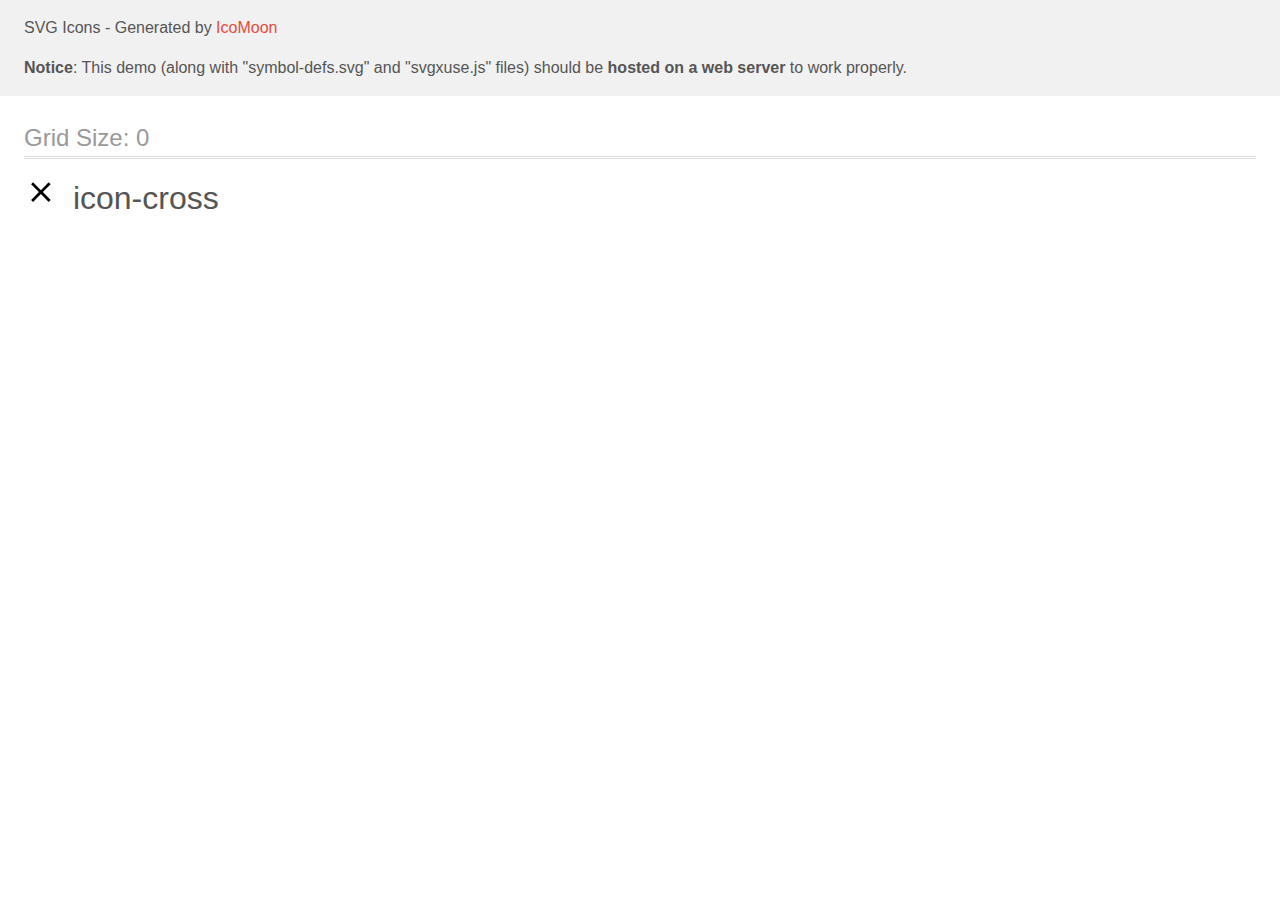
<file: images/icons/icomoon1/demo-external-svg.html>
<!doctype html>
<html>
<head>
    <title>IcoMoon - SVG Icons</title>
    <meta charset="utf-8">
    <meta name="viewport" content="width=device-width, initial-scale=1">
    <link rel="stylesheet" href="demo-files/demo.css">
    <link rel="stylesheet" href="style.css">
</head>
<body>
<header class="bgc1 clearfix">
<div class="mhl">
    <p>SVG Icons - Generated by <a href="https://icomoon.io/app">IcoMoon</a></p><p><strong>Notice</strong>: This demo (along with "symbol-defs.svg" and "svgxuse.js" files) should be <b>hosted on a web server</b> to work properly.</p>
</div>
</header>
    <div class="clearfix mhl ptl">
        <h1 class="mvm mtn fgc1">Grid Size: 0</h1>
        <div class="glyph fs1">
            <div class="clearfix pbs">
                <svg class="icon icon-cross"><use xlink:href="symbol-defs.svg#icon-cross"></use></svg><span class="name"> icon-cross</span>
            </div>
        </div>
  </div>
<script defer src="svgxuse.js"></script>
</body>
</html>
</file>
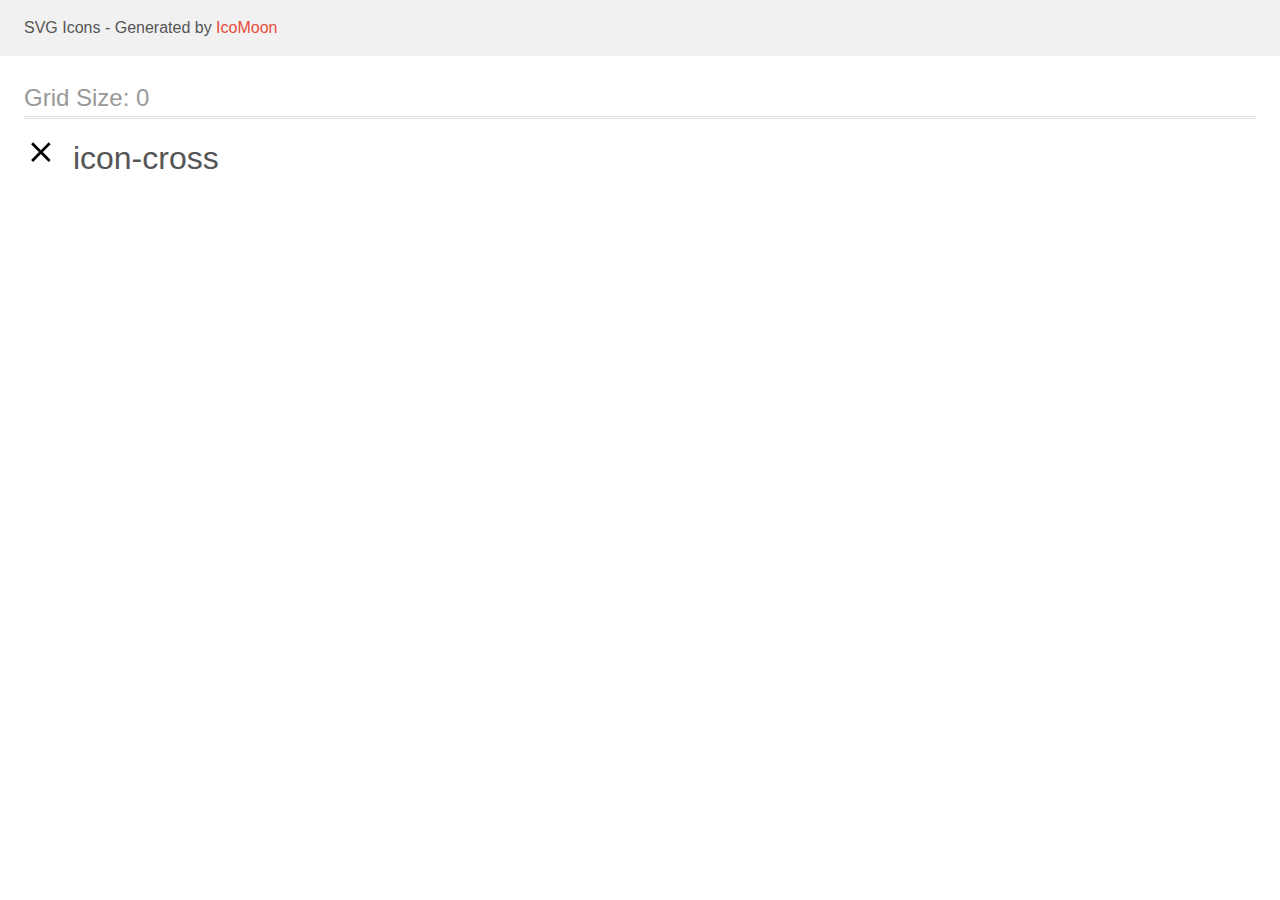
<file: images/icons/icomoon1/demo.html>
<!doctype html>
<html>
<head>
    <title>IcoMoon - SVG Icons</title>
    <meta charset="utf-8">
    <meta name="viewport" content="width=device-width, initial-scale=1">
    <link rel="stylesheet" href="demo-files/demo.css">
    <link rel="stylesheet" href="style.css">
</head>
<body>
<svg aria-hidden="true" style="position: absolute; width: 0; height: 0; overflow: hidden;" version="1.1" xmlns="http://www.w3.org/2000/svg" xmlns:xlink="http://www.w3.org/1999/xlink">
<defs>
<symbol id="icon-cross" viewBox="0 0 32 32">
<path d="M26.667 7.303l-1.97-1.97-7.808 7.808-7.808-7.808-1.97 1.97 7.808 7.808-7.808 7.808 1.97 1.97 7.808-7.808 7.808 7.808 1.97-1.97-7.808-7.808 7.808-7.808z"></path>
</symbol>
</defs>
</svg>

<header class="bgc1 clearfix">
<div class="mhl">
    <p>SVG Icons - Generated by <a href="https://icomoon.io/app">IcoMoon</a></p>
</div>
</header>
    <div class="clearfix mhl ptl">
        <h1 class="mvm mtn fgc1">Grid Size: 0</h1>
        <div class="glyph fs1">
            <div class="clearfix pbs">
                <svg class="icon icon-cross"><use xlink:href="#icon-cross"></use></svg><span class="name"> icon-cross</span>
            </div>
        </div>
  </div>
<script defer src="svgxuse.js"></script>
</body>
</html>
</file>
<file: css/style.css>
/* color h2 #212121 */
/* color text #757575 */
/* blue color #2196F3 */
/* white color #FFFFFF */
/* color studio #000000 #FFFFFF*/

/* bg color #F5F5F5 */
/* bg color hero #2F303A */

.visually-hidden {
	position: absolute;
	white-space: nowrap;
	width: 1px;
	height: 1px;
	overflow: hidden;
	border: 0;
	padding: 0;
	clip: rect(0 0 0 0);
	clip-path: inset(50%);
	margin: -1px;
}

:root {
	--main-color-title: #212121;
	--main-color-text: #757575;
	--color-blue: #2196f3;
	--color-white: #ffffff;
	--hover-button: #188ce8;
	--bg-color-dark: #2f303a;
	--bg-color-grey: #f5f5f5;
	--color-black: #000000;
	--bg-color-cards: #f5f4fa;
	--border-cards-color: #eeeeee;
	--social-icon-color: #afb1b8;
}

body {
	color: var(--main-color-title);
	background-color: var(--color-white);
	font-family: "Roboto", sans-serif;
	font-size: 14px;
	line-height: 1.17;
	letter-spacing: 0.03em;
}
a {
	text-decoration: none;
	letter-spacing: 0.03em;
}
ul,
ol {
	list-style: none;
	margin-top: 0;
	margin: 0;
	padding: 0;
}
h1,
h2,
h3,
h4,
h5,
h6 {
	font-size: inherit;
	font-weight: inherit;
	margin-top: 0;
	margin-bottom: 0;
}
img {
	display: block;
	width: 100%;
	height: auto;
	padding: 0;
	margin: 0;
}
button {
	cursor: pointer;
}
.container {
	width: 1200px;
	padding-left: 15px;
	padding-right: 15px;
	margin: 0 auto;
}
p {
	margin: 0;
	padding: 0;
}
/* header */
header {
	padding-top: 24px;
	padding-bottom: 25px;
	border-bottom: 1px solid #ececec;
}
.main-header {
	display: flex;
	align-items: center;
}
.nav-link-active {
	color: var(--color-blue);
	position: relative;
}
.nav-link {
	position: relative;
}
.nav-link-active::after {
	content: "";
	display: block;
	align-items: center;
	position: absolute;
	top: 46px;
	width: 100%;
	height: 4px;
	border: 1px solid var(--color-blue);
	border-radius: 2px;
	background-color: var(--color-blue);
	transition: background-color 250ms cubic-bezier(0.4, 0, 0.2, 1),
		border 250ms cubic-bezier(0.4, 0, 0.2, 1);
	transition-property: background-color, border;
	transition-duration: 250ms;
	transition-timing-function: cubic-bezier(0.4, 0, 0.2, 1);
}
.nav-link::after {
	content: "";
	/* display: block;
	align-items: center;
	position: absolute;
	top: 46px;
	width: 100%;
	height: 4px;
	border: 1px solid var(--color-blue);
	border-radius: 2px;
	background-color: var(--color-blue); */
	transform: scaleX(0);
	transition: transform 250ms cubic-bezier(0.4, 0, 0.2, 1);
}
.nav-link:hover::after {
	content: "";
	display: block;
	align-items: center;
	position: absolute;
	top: 46px;
	width: 100%;
	height: 4px;
	border: 1px solid var(--color-blue);
	border-radius: 2px;
	background-color: var(--color-blue);
	transform: scaleX(1);
}
ul {
	list-style: none;
}
.logo {
	color: var(--color-blue);
	font-family: "Raleway", sans-serif;
	font-size: 26px;
	font-weight: 700;
	line-height: 1.19;
}
.studio-general {
	color: var(--color-black);
}
.main-nav {
	display: flex;
	gap: 93px;
}
.menu-navigation {
	display: flex;
	gap: 50px;
	align-items: center;
}
.main-nav a {
	font-weight: 500;
	letter-spacing: 0.02em;
}
.nav-link {
	color: var(--main-color-title);
	transition-property: color;
	transition-duration: 250ms;
	transition-timing-function: cubic-bezier(0.4, 0, 0.2, 1);
}

.nav-link:hover,
.nav-link:focus {
	color: var(--color-blue);
}
.contact-info {
	display: flex;
	gap: 50px;
	margin-left: auto;
}
.contact-info a {
	font-weight: 500;
	letter-spacing: 0.02em;
}

.contact-mail {
	color: var(--main-color-text);
	display: flex;
	align-items: center;
	justify-content: center;
	gap: 10px;

	transition-property: color;
	transition-duration: 250ms;
	transition-timing-function: cubic-bezier(0.4, 0, 0.2, 1);
}
.svg-mail {
	fill: currentColor;
	transition-property: fill;
	transition-duration: 250ms;
	transition-timing-function: cubic-bezier(0.4, 0, 0.2, 1);
}
.svg-mail:hover {
	fill: currentColor;
}
.contact-mail:hover,
.contact-mail:focus {
	color: var(--color-blue);
}

.contact-phone {
	color: var(--main-color-text);
	display: flex;
	align-items: center;
	justify-content: center;
	gap: 10px;

	transition-property: color;
	transition-duration: 250ms;
	transition-timing-function: cubic-bezier(0.4, 0, 0.2, 1);
}
.contact-phone:hover,
.contact-phone:focus {
	color: var(--color-blue);
}

.svg-phone {
	fill: currentColor;
	transition-property: fill;
	transition-duration: 250ms;
	transition-timing-function: cubic-bezier(0.4, 0, 0.2, 1);
}
.svg-phone:hover {
	fill: currentColor;
}
/* main */

/* hero */

.hero {
	background-color: var(--bg-color-dark);
	text-align: center;
	padding: 200px 0 200px 0;
	max-width: 1600px;
	background-image: linear-gradient(
			rgba(47, 48, 58, 0.4),
			rgba(47, 48, 58, 0.4)
		),
		url(../images/bg-image.jpeg);
	background-repeat: no-repeat;
	background-position: center;
	background-size: cover;
	margin: 0 auto;
}

.hero-title {
	color: var(--color-white);
	font-size: 44px;
	font-weight: 900;
	line-height: 1.36;
	letter-spacing: 0.06em;
	text-transform: uppercase;
	text-align: center;
	margin-top: 0;
	max-width: 696px;
	margin: 0 auto;
	margin-bottom: 30px;
}

.general-button {
	font-family: inherit;
	color: var(--color-white);
	background-color: var(--color-blue);
	font-size: 16px;
	font-weight: 700;
	line-height: 1.87;
	letter-spacing: 0.06em;
	text-align: center;
	border: none;
	border-radius: 4px;
	min-width: 216px;
	padding: 10px 0;

	transition-property: background-color;
	transition-duration: 250ms;
	transition-timing-function: cubic-bezier(0.4, 0, 0.2, 1);
}
.general-button:hover,
.general-button:focus {
	background-color: var(--hover-button);
}

/* section 1 */
.benefits-section {
	padding: 94px 0;
}
.title {
	font-size: 36px;
	font-weight: 700;
	line-height: 1.16;
	text-align: center;
	margin-bottom: 50px;
}
.benefits-list {
	display: flex;
	gap: 30px;
	margin-top: 0;
	margin-bottom: 0;
}
.benefits-list li {
	width: calc((100% - 90px) / 4);
}
.benefits-item::before {
	content: "";
	display: block;
	background-size: 70px;
	background-repeat: no-repeat;
	background-position: center;
	background-color: var(--bg-color-cards);
	height: 120px;
	margin-bottom: 30px;
}
.antenna::before {
	background-image: url(../images/icons/antenna.svg);
}
.clock::before {
	background-image: url(../images/icons/clock.svg);
}
.diagram::before {
	background-image: url(../images/icons/diagram.svg);
}
.astronaut::before {
	background-image: url(../images/icons/astronaut.svg);
}
.benefits-list .subtitle {
	text-transform: uppercase;
	font-size: 14px;
	font-weight: 700;
	line-height: 1.71;
	margin-bottom: 10px;
}

.benefits-list p {
	color: var(--main-color-text);
	line-height: 1.71;
	margin: 0;
}
/* what we do pics */
.works-section {
	padding-bottom: 94px;
}
.what-we-do-list {
	display: flex;
	gap: 30px;
	padding: 0;
	justify-content: center;
}
.what-we-do-list li {
	width: calc((100%-60px) / 3);
}
.what-we-do-list img {
	display: block;
	padding: 0;
	margin: 0;
}
.thumb {
	position: relative;
}
.what-we-do-about {
	/* position: absolute; */
	/* bottom: 0;
	width: 100%; */
}
.what-we-do-about {
	position: absolute;
	bottom: 0;
	width: 100%;
	padding: 27px 0;
	background-color: rgba(47, 48, 58, 0.8);
}
.thumb p {
	color: var(--color-white);
	font-weight: 700;
	font-size: 14px;
	line-height: 1.14;
	text-align: center;
	text-transform: uppercase;
	margin: 0;
}
/* team section */
.about-team-section {
	padding: 94px 0;
	background-color: var(--bg-color-cards);
}
.about-team-list {
	display: flex;
	flex-wrap: wrap;
	gap: 30px;
}
.teammate-card {
	padding-bottom: 30px;
	background-color: var(--color-white);
	width: calc((100% - 90px) / 4);
	box-shadow: 0px 1px 3px rgba(0, 0, 0, 0.12), 0px 1px 1px rgba(0, 0, 0, 0.14),
		0px 2px 1px rgba(0, 0, 0, 0.2);
	border-radius: 0px 0px 4px 4px;
}
.teammate-name {
	font-size: 16px;
	font-weight: 500;
	line-height: 1.18;
	margin: 30px 0px 10px 0px;
	text-align: center;
}

.about-team-list p {
	color: var(--main-color-text);
	font-size: 16px;
	line-height: 1.18;
	margin-bottom: 16px;
	text-align: center;
}
.social-links {
	display: flex;
	margin: 0 auto;
	gap: 10px;
	padding: 0 32px;
}
.social-link {
	width: 44px;
	height: 44px;
	color: var(--color-white);
	border-radius: 50%;
	display: flex;
	align-items: center;
	justify-content: center;

	transition-property: background-color;
	transition-duration: 250ms;
	transition-timing-function: cubic-bezier(0.4, 0, 0.2, 1);
}
.social-link:hover,
.social-link:focus {
	background-color: var(--color-blue);
}
.svg-instagram {
	fill: var(--social-icon-color);

	transition-property: fill;
	transition-duration: 250ms;
	transition-timing-function: cubic-bezier(0.4, 0, 0.2, 1);
}
.svg-instagram:hover,
.svg-instagram:focus {
	fill: currentColor;
}
.social-link:hover .svg-instagram,
.social-link:focus .svg-instagram {
	fill: currentColor;
}
/* clients */
.clients {
	padding: 94px 0;
}
.title {
	margin-bottom: 50px;
}
.clients-cards {
	display: flex;
	gap: 30px;
	margin: 0 auto;
}
.clients-icon {
	display: flex;
	align-items: center;
	justify-content: center;
	width: 170px;
	height: 92px;
	border: 1px solid var(--social-icon-color);
	border-radius: 4px;
	width: calc((100%- 200px) / 6);

	transition-property: border;
	transition-duration: 250ms;
	transition-timing-function: cubic-bezier(0.4, 0, 0.2, 1);
}
.logo {
	fill: var(--social-icon-color);

	transition-property: fill;
	transition-duration: 250ms;
	transition-timing-function: cubic-bezier(0.4, 0, 0.2, 1);
}
.clients-icon:hover,
.clients-icon:focus {
	border: 1px solid var(--color-blue);
}
.clients-icon:hover .logo,
.clients-icon:focus .logo {
	fill: currentColor;
}
/* portfolio */
.portfolio-section {
	padding: 94px 0;
}
.filters {
	display: flex;
	justify-content: center;
	gap: 8px;
	margin-bottom: 50px;
}
.button-filter {
	color: var(--main-color-title);
	background-color: var(--bg-color-cards);
	font-family: inherit;
	font-size: 16px;
	font-weight: 500;
	line-height: 1.62;
	text-align: center;
	border-radius: 4px;
	border: none;
	padding: 6px 22px;
	flex-basis: calc(100% / 5 - 32px);

	transition-property: background-color, box-shadow, color;
	transition-duration: 250ms;
	transition-timing-function: cubic-bezier(0.4, 0, 0.2, 1);
}
.button-filter:hover,
.button-filter:focus {
	background-color: var(--color-blue);
	color: var(--color-white);
	box-shadow: 0px 3px 1px rgba(0, 0, 0, 0.1), 0px 1px 2px rgba(0, 0, 0, 0.08),
		0px 2px 2px rgba(0, 0, 0, 0.12);
}
.examples {
	display: flex;
	flex-wrap: wrap;
	gap: 30px;
}
.examples-item {
	width: calc((100% - 60px) / 3);
}
.examples-item-link {
	display: block;

	transition-property: box-shadow;
	transition-duration: 250ms;
	transition-timing-function: cubic-bezier(0.4, 0, 0.2, 1);
	overflow: hidden;
}
.examples-item-link:hover,
.examples-item-link:focus {
	box-shadow: 0px 1px 1px rgba(0, 0, 0, 0.12), 0px 4px 4px rgba(0, 0, 0, 0.06),
		1px 4px 6px rgba(0, 0, 0, 0.16);
}
.examples-tumb {
	position: relative;
	overflow: hidden;
}
.examples-item-link:hover .examples-overlay {
	transform: translateY(0);
}
.examples-overlay {
	position: absolute;
	top: 0;
	padding: 63px 24px;
	height: 100%;
	width: 100%;
	background-color: rgba(33, 150, 243, 0.9);

	transform: translateY(100%);
	transition: transform 250ms cubic-bezier(0.4, 0, 0.2, 1);
	overflow: auto;
}
.examples-overlay-text {
	font-weight: 400;
	font-size: 18px;
	line-height: 1.55;
	color: var(--color-white);
}
.examples-item-about {
	border: 1px solid var(--border-cards-color);
	border-top: none;
	padding: 20px 24px;
}
.examples-title {
	margin-bottom: 4px;
}
.examples h2 {
	font-size: 18px;
	font-weight: 700;
	line-height: 2;
	letter-spacing: 0.06em;
}
.examples-item-about p {
	color: var(--main-color-text);
	font-size: 16px;
	line-height: 1.875;
	margin: 0;
}
.examples a {
	color: inherit;
}

/* footer */

footer {
	background-color: #2f303a;
	padding: 60px 0;
}
.footer-second-group {
		display: flex;
	align-items: baseline;
	gap: 70px;
}
.footer {
	display: flex;
	align-items: baseline;
	gap: 93px;
}
.contact-info-footer {
	font-style: normal;
	line-height: 1.71;
}
.logo-footer {
	display: block;
	margin-bottom: 20px;
}
.contact-info-footer a:hover,
.contact-info-footer a:focus {
	color: var(--color-blue);
}
.location {
	color: var(--color-white);
}

.studio-footer {
	color: var(--color-white);
}

.contact-footer {
	color: rgba(255, 255, 255, 0.6);
}
.contact-item-footer:not(:last-child) {
	margin-bottom: 10px;
}
.join-us-title {
	font-weight: 700;
	font-size: 14px;
	line-height: 1.14;
	text-transform: uppercase;
	color: var(--color-white);
	margin-bottom: 20px;
}
.social-links-footer {
	display: flex;
	margin: 0 auto;
	gap: 10px;
}
.social-link-footer {
	width: 44px;
	height: 44px;
	background-color: rgba(255, 255, 255, 0.1);
	color: var(--color-white);
	border-radius: 50%;
	display: flex;
	align-items: center;
	justify-content: center;

	transition-property: background-color;
	transition-duration: 250ms;
	transition-timing-function: cubic-bezier(0.4, 0, 0.2, 1);
}
.social-link-footer:hover,
.social-link-footer:focus {
	background-color: var(--color-blue);
}
.svg-footer {
	fill: var(--color-white);

	transition-property: fill;
	transition-duration: 250ms;
	transition-timing-function: cubic-bezier(0.4, 0, 0.2, 1);
}
.svg-footer:hover,
.svg-footer:focus {
	fill: currentColor;
}

.form-wrapper {
}
.sub-label {
	font-weight: 700;
	font-size: 14px;
	line-height: 1.14;
	text-transform: uppercase;
	color: var(--color-white);
	margin-bottom: 20px;
	display: block;
}
.input-wrapper-sub {
	display: flex;
	gap: 12px;
}
.sub-input {
	width: 358px;
	height: 50px;
	border: 1px solid rgba(255, 255, 255, 0.3);
	box-shadow(0px 4px 4px rgba(0, 0, 0, 0.15));
	border-radius: 4px;
	outline-color: transparent;
	background-color: transparent;
	padding: 15px 16px;
	color: rgba(255, 255, 255, 0.6);;
}
.sub-input::placeholder {
	color: rgba(255, 255, 255, 0.6);
}
.sub-button {
	display: flex;
	gap: 10px;
	justify-content: center;
	align-items: center;
}
.sub-icon {
	fill: var(--color-white);

}

/* backdrop */

.backdrop {
	position: fixed;
	top: 0;
	left: 0;
	width: 100%;
	height: 100%;
	background-color: rgba(0, 0, 0, 0.2);
	transition: opacity 250ms cubic-bezier(0.4, 0, 0.2, 1),
		visibility 250ms cubic-bezier(0.4, 0, 0.2, 1);
}
.backdrop.is-hidden .modal {
	transform: translate(-50%, -50%) scale(0);
}
.modal {
	width: 528px;
	height: 581px;
	padding: 40px;
	background-color: var(--color-white);
	position: absolute;
	top: 50%;
	left: 50%;
	transform: translate(-50%, -50%);
	transition: transform 250ms cubic-bezier(0.4, 0, 0.2, 1),
		opacity 250ms cubic-bezier(0.4, 0, 0.2, 1);
}
.is-hidden {
	opacity: 0;
	visibility: hidden;
	pointer-events: 0;
}
.modal-button {
	width: 30px;
	height: 30px;
	padding: 6px;
	border: 1px solid rgba(0, 0, 0, 0.1);
	border-radius: 50%;
	background-color: transparent;
	position: absolute;
	right: 8px;
	top: 8px;
	display: flex;
	align-items: center;
	justify-content: center;
}
.modal-button:hover .modal-esc-symbol,
.modal-button:focus .modal-esc-symbol{
	fill: var(--color-blue);
}
.modal-esc-symbol {
	fill: var(--color-black);
	transition: fill 250ms cubic-bezier(0.4, 0, 0.2, 1);
}
.modal-form {
}
.modal-form h2 {
	font-weight: 700;
	font-size: 20px;
	line-height: 1.15;
	text-align: center;
	color: var(--main-color-title);
	margin-bottom: 12px;
}
.modal-field {
	display: flex;
	flex-direction: column;
	gap: 4px;
	margin-bottom: 10px;
}
.modal-label {
	font-size: 12px;
	line-height: 1.16;
	letter-spacing: 0.01em;
	color: var(--main-color-text);
}
.modal-input {
	height: 40px;
	border: 1px solid rgba(33, 33, 33, 0.2);
	border-radius: 4px;
	outline: transparent;
	width: 100%;
	padding-left: 42px;

	transition: border-color 250ms cubic-bezier(0.4, 0, 0.2, 1);
}

.input-wrapper {
	position: relative;
}
.input-icon {
	position: absolute;
	left: 12px;
	top: 50%;
	transform: translateY(-50%);

	transition: fill 250ms cubic-bezier(0.4, 0, 0.2, 1);
}

.modal-comment {
	resize: none;
	height: 120px;
	padding: 12px 16px;
}
.modal-comment::placeholder {
	color: rgba(117, 117, 117, 0.5);
}
.checkbox-wrapper {
	margin: 20px 0 30px 0;
}
.check-label {
	font-size: 14px;
	line-height: 1.71;
	color: var(--main-color-text);
	display: flex;
	justify-content: center;
	align-items: center;
}
.check-label a {
	color: var(--color-blue);
	text-decoration-line: underline;
	text-underline-offset: 3px;
}
.check-label::before {
	content: "";
	margin-right: 15px;
	width: 16px;
	height: 15px;
	border: 2px solid var(--main-color-title);
	border-radius: 2px;
	background-color: transparent;

	transition: background-color 250ms cubic-bezier(0.4, 0, 0.2, 1),
		border-color 250ms cubic-bezier(0.4, 0, 0.2, 1);
}

.check-input:checked + .check-label::before {
	background-image: url(../images/icons/Vector.svg);
	background-size: cover;
	background-position: center;
	background-color: var(--color-blue);
	border-color: var(--color-blue);
}

.modal-input:focus + .input-icon {
	fill: var(--color-blue);
}

.modal-input:focus {
	border-color: var(--color-blue);
}

.submit-button {
	box-shadow: 0px 4px 4px rgba(0, 0, 0, 0.15);
	display: block;
	margin: 0 auto;
}
</file>
<file: images/icons/icomoon modal/demo-files/demo.css>
body {
  padding: 0;
  margin: 0;
  font-family: sans-serif;
  font-size: 1em;
  line-height: 1.5;
  color: #555;
  background: #fff;
}
h1 {
  font-size: 1.5em;
  font-weight: normal;
  box-shadow: 0 1px #ddd, 0 2px #fff, 0 3px #ddd;
}
small {
  font-size: .66666667em;
}
a {
  color: #e74c3c;
  text-decoration: none;
}
a:hover, a:focus {
  box-shadow: 0 1px #e74c3c;
}
.bshadow0, input {
  box-shadow: inset 0 -2px #e7e7e7;
}
input:hover {
  box-shadow: inset 0 -2px #ccc;
}
input, fieldset {
  font-size: 1em;
  margin: 0;
  padding: 0;
  border: 0;
}
input {
  color: inherit;
  line-height: 1.5;
  height: 1.5em;
  padding: .25em 0;
}
input:focus {
  outline: none;
  box-shadow: inset 0 -2px #449fdb;
}
.glyph {
  font-size: 16px;
  margin-right: 1.5em;
  float: left;
  width: 6em;
}
svg {
  color: #000;
}
.liga {
  width: 80%;
  width: calc(100% - 2.5em);
}
.talign-right {
  text-align: right;
}
.talign-center {
  text-align: center;
}
.bgc1 {
  background: #f1f1f1;
}
.fgc0 {
  color: #000;
}
.fgc1 {
  color: #999;
}
p {
  margin-top: 1em;
  margin-bottom: 1em;
}
.mvm {
  margin-top: .75em;
  margin-bottom: .75em;
}
.mtn {
  margin-top: 0;
}
.mtl, .mal {
  margin-top: 1.5em;
}
.mbl, .mal {
  margin-bottom: 1.5em;
}
.mal, .mhl {
  margin-left: 1.5em;
  margin-right: 1.5em;
}
.mhmm {
  margin-left: 1em;
  margin-right: 1em;
}
.ptl {
  padding-top: 1.5em;
}
.pbs, .pvs {
  padding-bottom: .25em;
}
.pvs, .pts {
  padding-top: .25em;
}
.unit {
  float: left;
}
.unitRight {
  float: right;
}
.size1of2 {
  width: 50%;
}
.size1of1 {
  width: 100%;
}
.clearfix:before, .clearfix:after {
  content: " ";
  display: table;
}
.clearfix:after {
  clear: both;
}
.hidden-true {
  display: none;
}
.textbox0 {
  width: 3em;
  background: #f1f1f1;
  padding: .25em .5em;
  line-height: 1.5;
  height: 1.5em;
}
.fs0 {
  font-size: 16px;
}
.fs1 {
  font-size: 32px;
}
.name {
  font-size: 0.5em;
  margin-left: 1em;
}
</file>
<file: images/icons/icomoon modal/style.css>
.icon {
  display: inline-block;
  width: 1em;
  height: 1em;
  stroke-width: 0;
  stroke: currentColor;
  fill: currentColor;
}

/* ==========================================
Single-colored icons can be modified like so:
.icon-name {
  font-size: 32px;
  color: red;
}
========================================== */
</file>
<file: images/icons/icomoon/demo-files/demo.css>
body {
  padding: 0;
  margin: 0;
  font-family: sans-serif;
  font-size: 1em;
  line-height: 1.5;
  color: #555;
  background: #fff;
}
h1 {
  font-size: 1.5em;
  font-weight: normal;
  box-shadow: 0 1px #ddd, 0 2px #fff, 0 3px #ddd;
}
small {
  font-size: .66666667em;
}
a {
  color: #e74c3c;
  text-decoration: none;
}
a:hover, a:focus {
  box-shadow: 0 1px #e74c3c;
}
.bshadow0, input {
  box-shadow: inset 0 -2px #e7e7e7;
}
input:hover {
  box-shadow: inset 0 -2px #ccc;
}
input, fieldset {
  font-size: 1em;
  margin: 0;
  padding: 0;
  border: 0;
}
input {
  color: inherit;
  line-height: 1.5;
  height: 1.5em;
  padding: .25em 0;
}
input:focus {
  outline: none;
  box-shadow: inset 0 -2px #449fdb;
}
.glyph {
  font-size: 16px;
  margin-right: 1.5em;
  float: left;
  width: 17em;
}
svg {
  color: #000;
}
.liga {
  width: 80%;
  width: calc(100% - 2.5em);
}
.talign-right {
  text-align: right;
}
.talign-center {
  text-align: center;
}
.bgc1 {
  background: #f1f1f1;
}
.fgc0 {
  color: #000;
}
.fgc1 {
  color: #999;
}
p {
  margin-top: 1em;
  margin-bottom: 1em;
}
.mvm {
  margin-top: .75em;
  margin-bottom: .75em;
}
.mtn {
  margin-top: 0;
}
.mtl, .mal {
  margin-top: 1.5em;
}
.mbl, .mal {
  margin-bottom: 1.5em;
}
.mal, .mhl {
  margin-left: 1.5em;
  margin-right: 1.5em;
}
.mhmm {
  margin-left: 1em;
  margin-right: 1em;
}
.ptl {
  padding-top: 1.5em;
}
.pbs, .pvs {
  padding-bottom: .25em;
}
.pvs, .pts {
  padding-top: .25em;
}
.unit {
  float: left;
}
.unitRight {
  float: right;
}
.size1of2 {
  width: 50%;
}
.size1of1 {
  width: 100%;
}
.clearfix:before, .clearfix:after {
  content: " ";
  display: table;
}
.clearfix:after {
  clear: both;
}
.hidden-true {
  display: none;
}
.textbox0 {
  width: 3em;
  background: #f1f1f1;
  padding: .25em .5em;
  line-height: 1.5;
  height: 1.5em;
}
.fs0 {
  font-size: 16px;
}
.fs1 {
  font-size: 32px;
}
.name {
  margin-left: .25em;
}
</file>
<file: images/icons/icomoon/style.css>
.icon {
  display: inline-block;
  width: 1em;
  height: 1em;
  stroke-width: 0;
  stroke: currentColor;
  fill: currentColor;
}

/* ==========================================
Single-colored icons can be modified like so:
.icon-name {
  font-size: 32px;
  color: red;
}
========================================== */

.icon-header-1 {
  width: 1.3330078125em;
}

.icon-header-2 {
  width: 0.625em;
}

.icon-logo1 {
  width: 1.7666015625em;
}

.icon-logo2 {
  width: 1.7666015625em;
}

.icon-logo3 {
  width: 1.7666015625em;
}

.icon-logo4 {
  width: 1.7666015625em;
}

.icon-logo5 {
  width: 1.7666015625em;
}

.icon-logo6 {
  width: 1.7666015625em;
}
</file>
<file: images/icons/icomoon1/demo-files/demo.css>
body {
  padding: 0;
  margin: 0;
  font-family: sans-serif;
  font-size: 1em;
  line-height: 1.5;
  color: #555;
  background: #fff;
}
h1 {
  font-size: 1.5em;
  font-weight: normal;
  box-shadow: 0 1px #ddd, 0 2px #fff, 0 3px #ddd;
}
small {
  font-size: .66666667em;
}
a {
  color: #e74c3c;
  text-decoration: none;
}
a:hover, a:focus {
  box-shadow: 0 1px #e74c3c;
}
.bshadow0, input {
  box-shadow: inset 0 -2px #e7e7e7;
}
input:hover {
  box-shadow: inset 0 -2px #ccc;
}
input, fieldset {
  font-size: 1em;
  margin: 0;
  padding: 0;
  border: 0;
}
input {
  color: inherit;
  line-height: 1.5;
  height: 1.5em;
  padding: .25em 0;
}
input:focus {
  outline: none;
  box-shadow: inset 0 -2px #449fdb;
}
.glyph {
  font-size: 16px;
  margin-right: 1.5em;
  float: left;
  width: 17em;
}
svg {
  color: #000;
}
.liga {
  width: 80%;
  width: calc(100% - 2.5em);
}
.talign-right {
  text-align: right;
}
.talign-center {
  text-align: center;
}
.bgc1 {
  background: #f1f1f1;
}
.fgc0 {
  color: #000;
}
.fgc1 {
  color: #999;
}
p {
  margin-top: 1em;
  margin-bottom: 1em;
}
.mvm {
  margin-top: .75em;
  margin-bottom: .75em;
}
.mtn {
  margin-top: 0;
}
.mtl, .mal {
  margin-top: 1.5em;
}
.mbl, .mal {
  margin-bottom: 1.5em;
}
.mal, .mhl {
  margin-left: 1.5em;
  margin-right: 1.5em;
}
.mhmm {
  margin-left: 1em;
  margin-right: 1em;
}
.ptl {
  padding-top: 1.5em;
}
.pbs, .pvs {
  padding-bottom: .25em;
}
.pvs, .pts {
  padding-top: .25em;
}
.unit {
  float: left;
}
.unitRight {
  float: right;
}
.size1of2 {
  width: 50%;
}
.size1of1 {
  width: 100%;
}
.clearfix:before, .clearfix:after {
  content: " ";
  display: table;
}
.clearfix:after {
  clear: both;
}
.hidden-true {
  display: none;
}
.textbox0 {
  width: 3em;
  background: #f1f1f1;
  padding: .25em .5em;
  line-height: 1.5;
  height: 1.5em;
}
.fs0 {
  font-size: 16px;
}
.fs1 {
  font-size: 32px;
}
.name {
  margin-left: .25em;
}
</file>
<file: images/icons/icomoon1/style.css>
.icon {
  display: inline-block;
  width: 1em;
  height: 1em;
  stroke-width: 0;
  stroke: currentColor;
  fill: currentColor;
}

/* ==========================================
Single-colored icons can be modified like so:
.icon-name {
  font-size: 32px;
  color: red;
}
========================================== */
</file>
